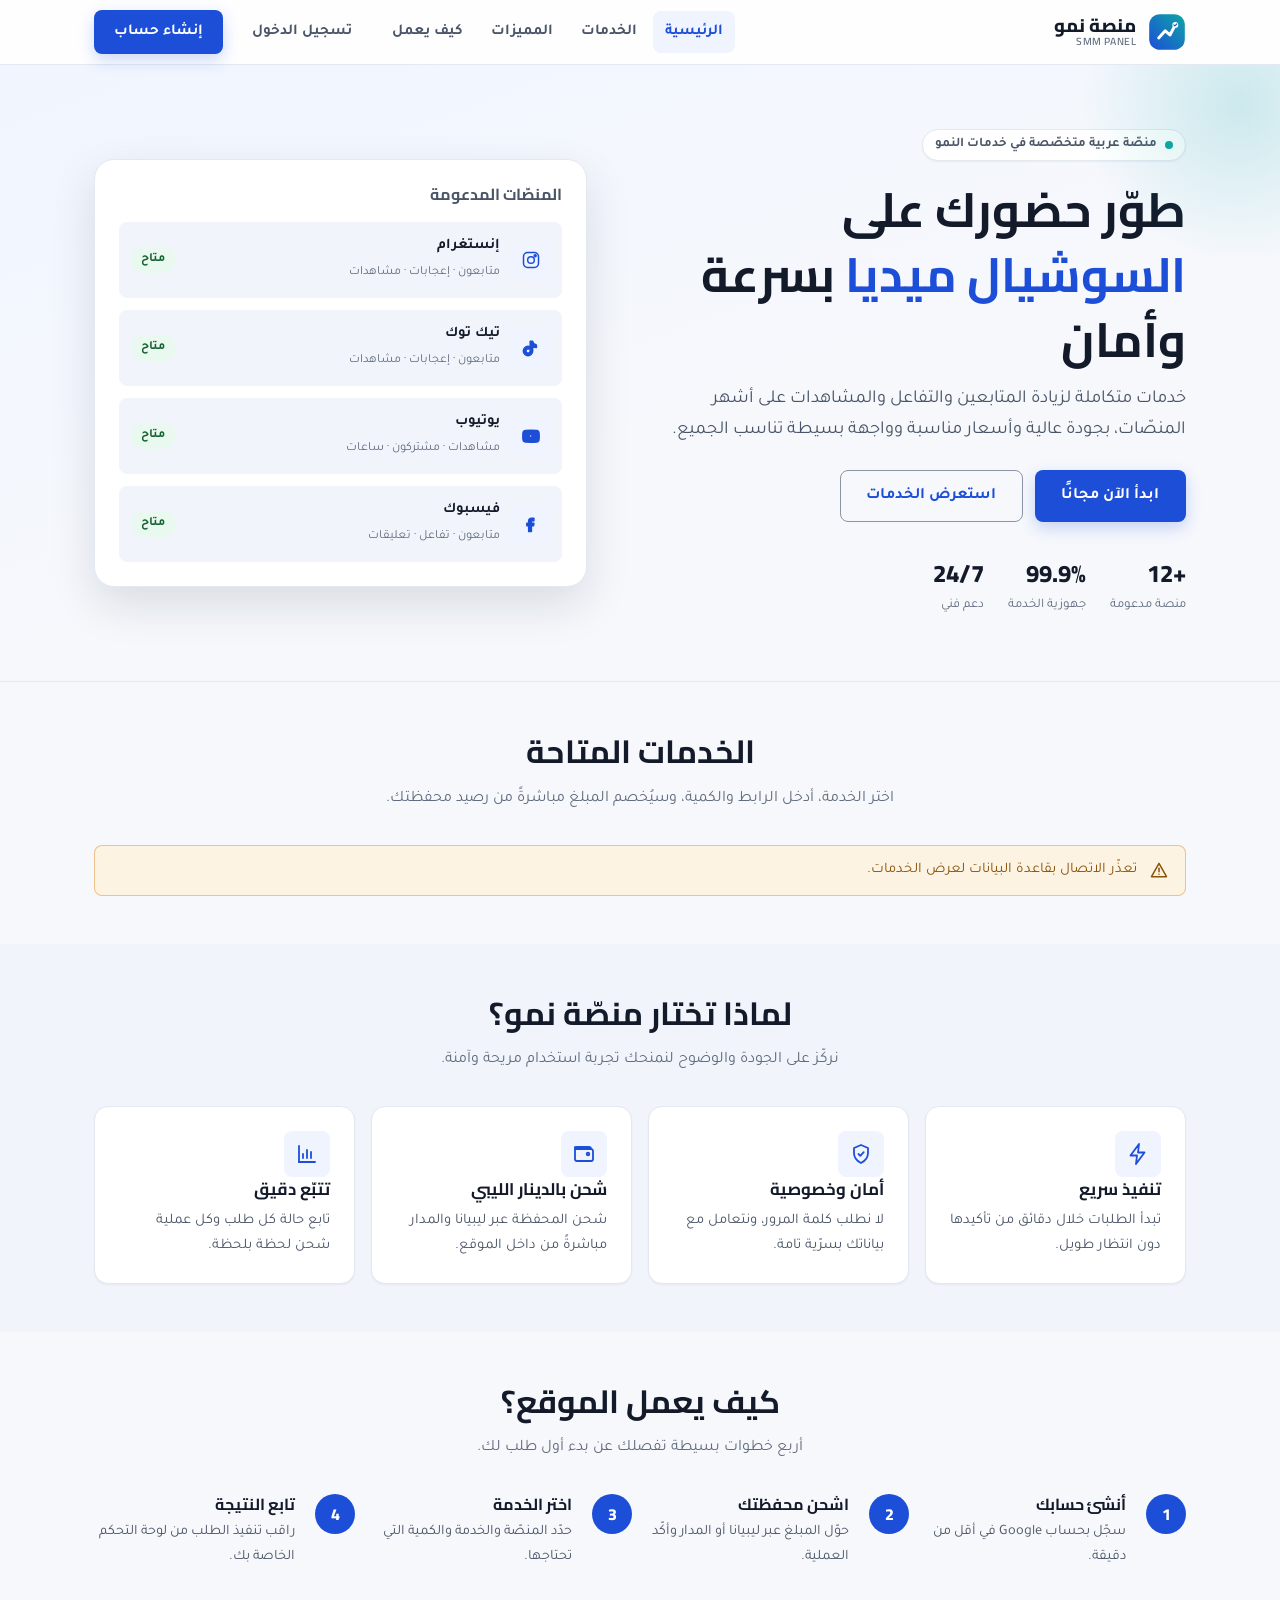
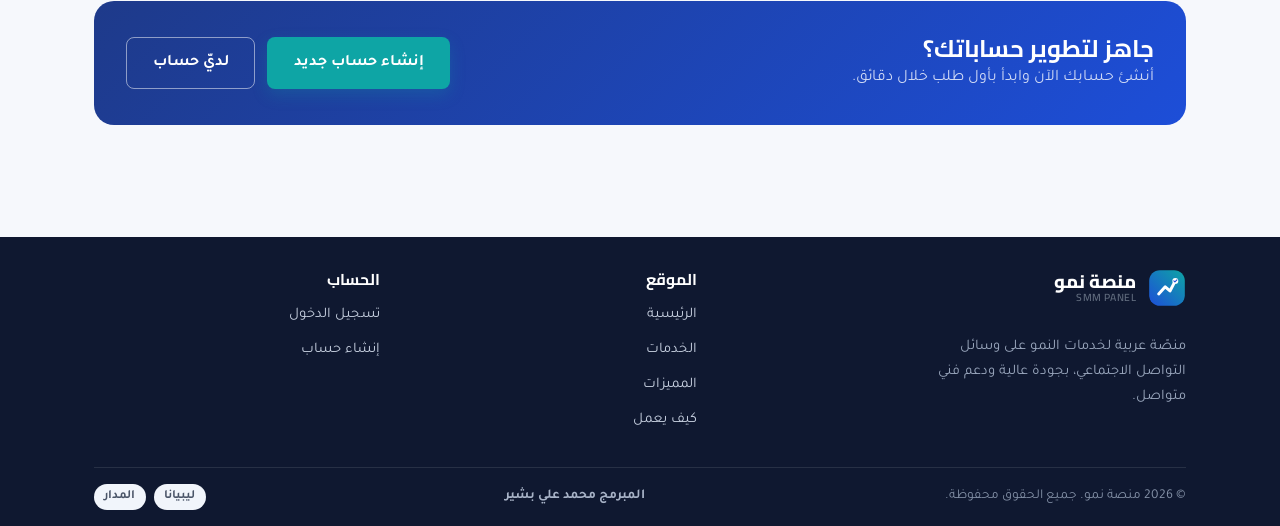
<file: index.html>
<!DOCTYPE html>
<html lang="ar" dir="rtl" data-theme="light">
  <head>
    <meta charset="UTF-8" />
    <meta name="viewport" content="width=device-width, initial-scale=1" />
    <meta
      name="description"
      content="منصة نمو — لوحة خدمات احترافية لزيادة التفاعل والمتابعين على إنستغرام وتيك توك وفيسبوك ويوتيوب."
    />
    <title>منصة نمو — خدمات السوشيال ميديا</title>

    <link rel="icon" href="assets/favicon.svg" type="image/svg+xml" />
    <link rel="preconnect" href="https://fonts.googleapis.com" />
    <link rel="preconnect" href="https://fonts.gstatic.com" crossorigin />
    <link
      href="https://fonts.googleapis.com/css2?family=Cairo:wght@600;700;800&family=Tajawal:wght@400;500;700;800&display=swap"
      rel="stylesheet"
    />
    <link rel="stylesheet" href="css/base.css" />
    <link rel="stylesheet" href="css/layout.css" />
    <link rel="stylesheet" href="css/components.css" />
    <link rel="stylesheet" href="css/pages.css" />

    <script>
      (function () {
        try {
          var t = localStorage.getItem("numuw-theme");
          if (t) document.documentElement.setAttribute("data-theme", t);
        } catch (e) {}
      })();
    </script>
    <script src="js/icons.js" defer></script>
    <script src="js/ui.js" defer></script>
    <script src="js/main.js" defer></script>
    <script src="js/config.js" defer></script>
    <script src="js/supabase-client.js" defer></script>
    <script src="js/auth-session.js" defer></script>
    <script src="js/services.js" defer></script>
  </head>
  <body>
    <a class="skip-link" href="#main">تخطَّ إلى المحتوى الرئيسي</a>

    <noscript>
      <style>
        [data-icon] {
          display: none;
        }

        [data-reveal] {
          opacity: 1;
          transform: none;
        }
      </style>
      <div class="container" style="padding-top: 1rem">
        <div class="alert alert--warning" role="alert">
          <span class="visually-hidden">تنبيه:</span>
          <div>
            <p class="alert__title">JavaScript غير مفعّل</p>
            <p>فعّل جافاسكربت من إعدادات المتصفح لعرض المحتوى الكامل.</p>
          </div>
        </div>
      </div>
    </noscript>

    <!-- ================= الهيدر ================= -->
    <header class="site-header">
      <div class="container site-header__inner">
        <a class="brand" href="index.html">
          <img
            class="brand__logo"
            src="assets/logo.svg"
            alt=""
            width="38"
            height="38"
          />
          <span class="brand__name">
            منصة نمو
            <small>SMM PANEL</small>
          </span>
        </a>

        <button
          class="nav-toggle"
          type="button"
          aria-expanded="false"
          aria-controls="primary-nav"
          aria-label="فتح القائمة"
        >
          <span class="nav-toggle__bars"></span>
        </button>

        <nav class="nav" id="primary-nav" aria-label="التنقل الرئيسي">
          <ul class="nav__links">
            <li><a class="nav__link" href="index.html">الرئيسية</a></li>
            <li><a class="nav__link" href="#services">الخدمات</a></li>
            <li><a class="nav__link" href="#features">المميزات</a></li>
            <li><a class="nav__link" href="#how">كيف يعمل</a></li>
            <li data-auth-only hidden><a class="nav__link" href="wallet.html">المحفظة</a></li>
          </ul>
          <div class="nav__actions">
            <a class="btn btn--ghost" href="login.html">تسجيل الدخول</a>
            <a class="btn btn--primary" href="register.html">إنشاء حساب</a>
          </div>
        </nav>
      </div>
    </header>

    <main id="main" tabindex="-1">
      <!-- ================= الهيرو ================= -->
      <section class="hero">
        <div class="container hero__inner">
          <div class="hero__content">
            <span class="hero__eyebrow">
              <span class="dot"></span>
              منصّة عربية متخصّصة في خدمات النمو
            </span>
            <h1>
              طوّر حضورك على
              <span class="highlight">السوشيال ميديا</span>
              بسرعة وأمان
            </h1>
            <p class="hero__lead">
              خدمات متكاملة لزيادة المتابعين والتفاعل والمشاهدات على أشهر
              المنصّات، بجودة عالية وأسعار مناسبة وواجهة بسيطة تناسب الجميع.
            </p>
            <div class="hero__actions">
              <a
                class="btn btn--primary btn--lg"
                href="register.html"
                data-guest-only
              >
                ابدأ الآن مجانًا
              </a>
              <a
                class="btn btn--primary btn--lg"
                href="wallet.html"
                data-auth-only
                hidden
              >
                الذهاب إلى المحفظة
              </a>
              <a class="btn btn--outline btn--lg" href="#services">
                استعرض الخدمات
              </a>
            </div>

            <div class="hero__stats">
              <div class="stat">
                <span class="stat__value">+12</span>
                <span class="stat__label">منصة مدعومة</span>
              </div>
              <div class="stat">
                <span class="stat__value">99.9%</span>
                <span class="stat__label">جهوزية الخدمة</span>
              </div>
              <div class="stat">
                <span class="stat__value">24/7</span>
                <span class="stat__label">دعم فني</span>
              </div>
            </div>
          </div>

          <aside class="hero__panel" aria-label="المنصات المدعومة">
            <h2>المنصّات المدعومة</h2>
            <div class="platform-list">
              <div class="platform-row">
                <span class="icon-badge" data-icon="instagram"></span>
                <span class="platform-row__meta">
                  <strong>إنستغرام</strong>
                  <span>متابعون · إعجابات · مشاهدات</span>
                </span>
                <span class="badge badge--success">متاح</span>
              </div>
              <div class="platform-row">
                <span class="icon-badge" data-icon="tiktok"></span>
                <span class="platform-row__meta">
                  <strong>تيك توك</strong>
                  <span>متابعون · إعجابات · مشاهدات</span>
                </span>
                <span class="badge badge--success">متاح</span>
              </div>
              <div class="platform-row">
                <span class="icon-badge" data-icon="youtube"></span>
                <span class="platform-row__meta">
                  <strong>يوتيوب</strong>
                  <span>مشاهدات · مشتركون · ساعات</span>
                </span>
                <span class="badge badge--success">متاح</span>
              </div>
              <div class="platform-row">
                <span class="icon-badge" data-icon="facebook"></span>
                <span class="platform-row__meta">
                  <strong>فيسبوك</strong>
                  <span>متابعون · تفاعل · تعليقات</span>
                </span>
                <span class="badge badge--success">متاح</span>
              </div>
            </div>
          </aside>
        </div>
      </section>

      <!-- ================= الخدمات ================= -->
      <section class="section" id="services">
        <div class="container">
          <div class="section__head">
            <h2>الخدمات المتاحة</h2>
            <p>
              اختر الخدمة، أدخل الرابط والكمية، وسيُخصم المبلغ مباشرةً من رصيد
              محفظتك.
            </p>
          </div>

          <div id="services-status" class="alert alert--info" role="note">
            <span data-icon="info" data-icon-size="20"></span>
            <div><p>جارٍ تحميل الخدمات…</p></div>
          </div>

          <div class="feature-grid" id="services-list"></div>

          <div class="empty-state" id="services-empty" hidden>
            <p>لا توجد خدمات متاحة حاليًا. يرجى المحاولة لاحقًا.</p>
          </div>

          <div class="card mt-6" id="order-card" hidden>
            <div class="card__head">
              <h2 class="card__title">
                <span data-icon="bolt" data-icon-size="20"></span>
                طلب خدمة
              </h2>
            </div>

            <div class="alert alert--warning" id="order-auth-note" role="note" hidden>
              <span data-icon="alert" data-icon-size="20"></span>
              <div>
                <p class="alert__title">تحتاج إلى تسجيل الدخول</p>
                <p>
                  سجّل الدخول أو أنشئ حسابًا لتتمكّن من إرسال الطلبات وخصم
                  التكلفة من محفظتك.
                </p>
                <p class="mt-4">
                  <a class="btn btn--primary btn--sm" href="login.html">تسجيل الدخول</a>
                  <a class="btn btn--outline btn--sm" href="register.html">إنشاء حساب</a>
                </p>
              </div>
            </div>

            <form class="form" id="order-form" novalidate>
              <div class="field">
                <label class="field__label" for="order-service">الخدمة</label>
                <select class="select" id="order-service" required></select>
                <p class="field__error" aria-live="polite"></p>
              </div>

              <div class="field">
                <label class="field__label" for="order-target">
                  الرابط أو معرّف الحساب
                </label>
                <input
                  class="input"
                  id="order-target"
                  name="target"
                  type="text"
                  dir="ltr"
                  placeholder="https://..."
                  required
                />
                <p class="field__hint">
                  أدخل رابط المنشور أو الحساب، أو اسم المستخدم المطلوب.
                </p>
                <p class="field__error" aria-live="polite"></p>
              </div>

              <div class="field">
                <label class="field__label" for="order-quantity">الكمية</label>
                <input
                  class="input"
                  id="order-quantity"
                  name="quantity"
                  type="number"
                  min="1"
                  step="1"
                  inputmode="numeric"
                  dir="ltr"
                  required
                />
                <p class="field__hint" id="order-quantity-hint">
                  اختر خدمة لعرض الحد الأدنى والأقصى للكمية.
                </p>
                <p class="field__error" aria-live="polite"></p>
              </div>

              <div class="info-list">
                <div class="info-list__row">
                  <span class="info-list__label">التكلفة التقديرية</span>
                  <span class="info-list__value" id="order-charge">—</span>
                </div>
                <div class="info-list__row">
                  <span class="info-list__label">رصيد محفظتك</span>
                  <span class="info-list__value" id="order-balance">—</span>
                </div>
              </div>

              <button
                class="btn btn--primary btn--block btn--lg"
                type="submit"
              >
                إرسال الطلب
              </button>
            </form>
          </div>
        </div>
      </section>

      <!-- ================= المميزات ================= -->
      <section class="section section--alt" id="features">
        <div class="container">
          <div class="section__head">
            <h2>لماذا تختار منصّة نمو؟</h2>
            <p>نركّز على الجودة والوضوح لنمنحك تجربة استخدام مريحة وآمنة.</p>
          </div>

          <div class="feature-grid">
            <article class="card feature" data-reveal>
              <span class="icon-badge" data-icon="bolt"></span>
              <h3>تنفيذ سريع</h3>
              <p>تبدأ الطلبات خلال دقائق من تأكيدها دون انتظار طويل.</p>
            </article>
            <article class="card feature" data-reveal>
              <span class="icon-badge" data-icon="shield"></span>
              <h3>أمان وخصوصية</h3>
              <p>لا نطلب كلمة المرور، ونتعامل مع بياناتك بسرّية تامة.</p>
            </article>
            <article class="card feature" data-reveal>
              <span class="icon-badge" data-icon="wallet"></span>
              <h3>شحن بالدينار الليبي</h3>
              <p>شحن المحفظة عبر ليبيانا والمدار مباشرةً من داخل الموقع.</p>
            </article>
            <article class="card feature" data-reveal>
              <span class="icon-badge" data-icon="chart"></span>
              <h3>تتبّع دقيق</h3>
              <p>تابع حالة كل طلب وكل عملية شحن لحظة بلحظة.</p>
            </article>
          </div>
        </div>
      </section>

      <!-- ================= كيف يعمل ================= -->
      <section class="section" id="how">
        <div class="container">
          <div class="section__head">
            <h2>كيف يعمل الموقع؟</h2>
            <p>أربع خطوات بسيطة تفصلك عن بدء أول طلب لك.</p>
          </div>

          <div class="steps">
            <article class="step" data-reveal>
              <h3>أنشئ حسابك</h3>
              <p>سجّل بحساب Google في أقل من دقيقة.</p>
            </article>
            <article class="step" data-reveal>
              <h3>اشحن محفظتك</h3>
              <p>حوّل المبلغ عبر ليبيانا أو المدار وأكّد العملية.</p>
            </article>
            <article class="step" data-reveal>
              <h3>اختر الخدمة</h3>
              <p>حدّد المنصّة والخدمة والكمية التي تحتاجها.</p>
            </article>
            <article class="step" data-reveal>
              <h3>تابع النتيجة</h3>
              <p>راقب تنفيذ الطلب من لوحة التحكم الخاصة بك.</p>
            </article>
          </div>

          <div class="cta-band mt-6" data-reveal data-guest-only>
            <div>
              <h2>جاهز لتطوير حساباتك؟</h2>
              <p>أنشئ حسابك الآن وابدأ بأول طلب خلال دقائق.</p>
            </div>
            <div class="hero__actions">
              <a class="btn btn--accent btn--lg" href="register.html">
                إنشاء حساب جديد
              </a>
              <a class="btn btn--outline btn--lg" href="login.html">
                لديّ حساب
              </a>
            </div>
          </div>
        </div>
      </section>
    </main>

    <!-- ================= الفوتر ================= -->
    <footer class="site-footer">
      <div class="container">
        <div class="footer__grid">
          <div class="footer__brand">
            <a class="brand" href="index.html">
              <img
                class="brand__logo"
                src="assets/logo.svg"
                alt=""
                width="38"
                height="38"
              />
              <span class="brand__name">
                منصة نمو
                <small>SMM PANEL</small>
              </span>
            </a>
            <p class="mt-4">
              منصّة عربية لخدمات النمو على وسائل التواصل الاجتماعي، بجودة عالية
              ودعم فني متواصل.
            </p>
          </div>

          <div class="footer__col">
            <h2>الموقع</h2>
            <ul>
              <li><a href="index.html">الرئيسية</a></li>
              <li><a href="index.html#services">الخدمات</a></li>
              <li><a href="index.html#features">المميزات</a></li>
              <li><a href="index.html#how">كيف يعمل</a></li>
            </ul>
          </div>

          <div class="footer__col">
            <h2>الحساب</h2>
            <ul>
              <li data-guest-only><a href="login.html">تسجيل الدخول</a></li>
              <li data-guest-only><a href="register.html">إنشاء حساب</a></li>
              <li data-auth-only hidden><a href="wallet.html">المحفظة</a></li>
              <li data-auth-only hidden><a href="settings.html">الإعدادات</a></li>
            </ul>
          </div>
        </div>

        <div class="footer__bottom">
          <span>© <span data-year>2026</span> منصة نمو. جميع الحقوق محفوظة.</span>
          <span class="footer__credit">المبرمج محمد علي بشير</span>
          <div class="footer__badges">
            <span class="badge badge--muted">ليبيانا</span>
            <span class="badge badge--muted">المدار</span>
          </div>
        </div>
      </div>
    </footer>
  </body>
</html>
</file>
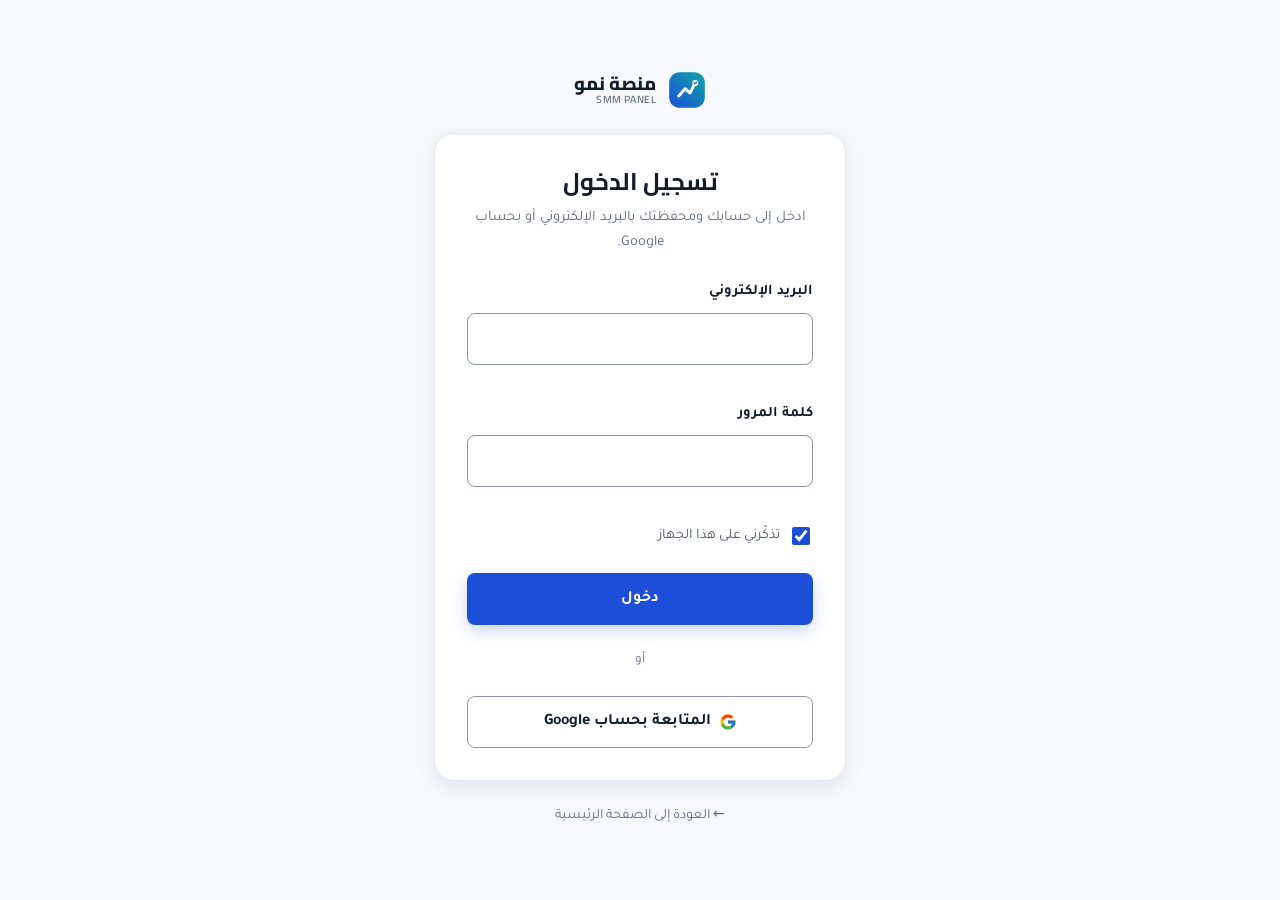
<file: admin/index.html>
<!DOCTYPE html>
<html lang="ar" dir="rtl" data-theme="dark">
  <head>
    <meta charset="UTF-8" />
    <meta name="viewport" content="width=device-width, initial-scale=1" />
    <meta name="description" content="لوحة إدارة منصة نمو — نظرة عامة." />
    <title>نظرة عامة — إدارة منصة نمو</title>

    <link rel="icon" href="../assets/favicon.svg" type="image/svg+xml" />
    <link rel="preconnect" href="https://fonts.googleapis.com" />
    <link rel="preconnect" href="https://fonts.gstatic.com" crossorigin />
    <link
      href="https://fonts.googleapis.com/css2?family=Cairo:wght@600;700;800&family=Tajawal:wght@400;500;700;800&display=swap"
      rel="stylesheet"
    />
    <link rel="stylesheet" href="../css/base.css" />
    <link rel="stylesheet" href="../css/layout.css" />
    <link rel="stylesheet" href="../css/components.css" />
    <link rel="stylesheet" href="../css/pages.css" />
    <link rel="stylesheet" href="admin.css" />

    <script>
      (function () {
        try {
          var t = localStorage.getItem("numuw-admin-theme");
          document.documentElement.setAttribute("data-theme", t === "light" ? "light" : "dark");
        } catch (e) {
          document.documentElement.setAttribute("data-theme", "dark");
        }
      })();
    </script>
    <script src="../js/icons.js" defer></script>
    <script src="../js/ui.js" defer></script>
    <script src="../js/main.js" defer></script>
    <script src="../js/config.js" defer></script>
    <script src="../js/supabase-client.js" defer></script>
    <script src="../js/auth-session.js" defer></script>
    <script src="../js/validation.js" defer></script>
    <script src="admin.js" defer></script>
  </head>
  <body data-page="dashboard">
    <a class="skip-link" href="#main">تخطَّ إلى المحتوى الرئيسي</a>

    <div class="admin__layout">
      <aside class="admin__side" id="admin-side"></aside>

      <div class="admin__main">
        <header class="admin__top" id="admin-top"></header>

        <main id="main" tabindex="-1" class="admin__content">
          <section class="admin__stats">
            <div class="admin-stat">
              <div class="admin-stat__label">المستخدمون</div>
              <div class="admin-stat__value" id="stat-users">—</div>
            </div>
            <div class="admin-stat">
              <div class="admin-stat__label">المزوّدون</div>
              <div class="admin-stat__value" id="stat-providers">—</div>
            </div>
            <div class="admin-stat">
              <div class="admin-stat__label">الخدمات</div>
              <div class="admin-stat__value" id="stat-services">—</div>
            </div>
            <div class="admin-stat">
              <div class="admin-stat__label">الطلبات</div>
              <div class="admin-stat__value" id="stat-orders">—</div>
            </div>
            <div class="admin-stat">
              <div class="admin-stat__label">استلامات معلّقة</div>
              <div class="admin-stat__value" id="stat-recharges">—</div>
            </div>
          </section>

          <section class="card card--padless">
            <div class="card__head">
              <h2 class="card__title">
                <span data-icon="bolt" data-icon-size="20"></span>
                أحدث الطلبات
              </h2>
            </div>
            <span class="table-hint">اسحب الجدول أفقيًا لعرض بقية الأعمدة.</span>
            <div class="table-wrap">
              <table class="table">
                <thead>
                  <tr>
                    <th scope="col">#</th>
                    <th scope="col">المستخدم</th>
                    <th scope="col">الكمية</th>
                    <th scope="col">التكلفة</th>
                    <th scope="col">الحالة</th>
                  </tr>
                </thead>
                <tbody id="recent-orders-body"></tbody>
              </table>
            </div>
          </section>
        </main>
      </div>
    </div>
  </body>
</html>
</file>
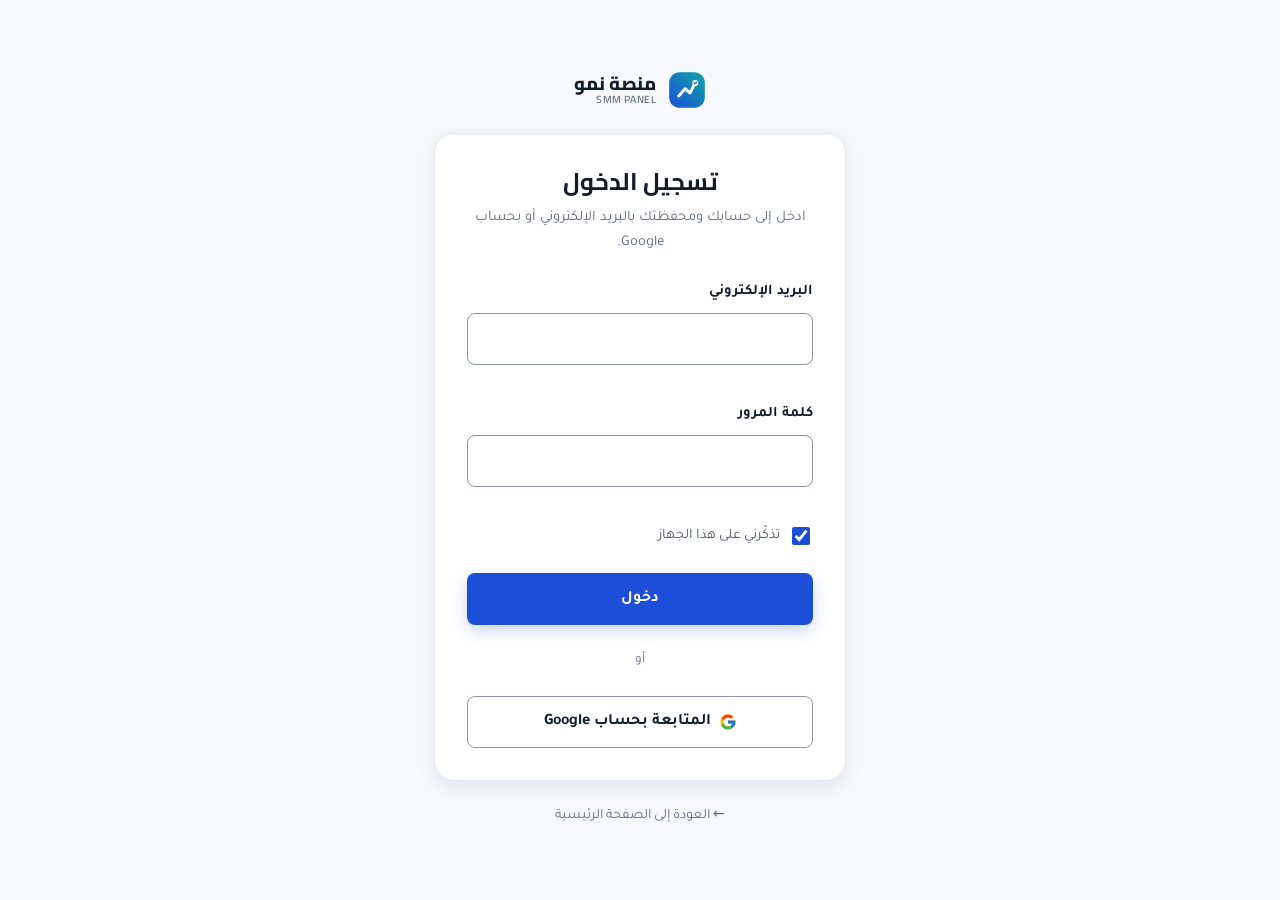
<file: login.html>
<!DOCTYPE html>
<html lang="ar" dir="rtl" data-theme="light">
  <head>
    <meta charset="UTF-8" />
    <meta name="viewport" content="width=device-width, initial-scale=1" />
    <meta name="description" content="تسجيل الدخول إلى منصة نمو لخدمات السوشيال ميديا." />
    <title>تسجيل الدخول — منصة نمو</title>

    <link rel="icon" href="assets/favicon.svg" type="image/svg+xml" />
    <link rel="preconnect" href="https://fonts.googleapis.com" />
    <link rel="preconnect" href="https://fonts.gstatic.com" crossorigin />
    <link
      href="https://fonts.googleapis.com/css2?family=Cairo:wght@600;700;800&family=Tajawal:wght@400;500;700;800&display=swap"
      rel="stylesheet"
    />
    <link rel="stylesheet" href="css/base.css" />
    <link rel="stylesheet" href="css/layout.css" />
    <link rel="stylesheet" href="css/components.css" />
    <link rel="stylesheet" href="css/pages.css" />

    <script>
      (function () {
        try {
          var t = localStorage.getItem("numuw-theme");
          if (t) document.documentElement.setAttribute("data-theme", t);
        } catch (e) {}
      })();
    </script>
    <script src="js/icons.js" defer></script>
    <script src="js/ui.js" defer></script>
    <script src="js/main.js" defer></script>
    <script src="js/config.js" defer></script>
    <script src="js/supabase-client.js" defer></script>
    <script src="js/auth-session.js" defer></script>
    <script src="js/validation.js" defer></script>
    <script src="js/auth.js" defer></script>
  </head>
  <body>
    <main class="auth">
      <div class="container auth__wrap">
        <noscript>
          <style>
            [data-icon] {
              display: none;
            }
          </style>
          <div class="alert alert--warning mb-5" role="alert">
            <span class="visually-hidden">تنبيه:</span>
            <div>
              <p class="alert__title">JavaScript غير مفعّل</p>
              <p>فعّل جافاسكربت للمتابعة عبر حساب Google.</p>
            </div>
          </div>
        </noscript>
        <div class="auth__logo">
          <a class="brand" href="index.html">
            <img
              class="brand__logo"
              src="assets/logo.svg"
              alt=""
              width="42"
              height="42"
            />
            <span class="brand__name">
              منصة نمو
              <small>SMM PANEL</small>
            </span>
          </a>
        </div>

        <div class="auth__card">
          <div class="auth__head">
            <h1>تسجيل الدخول</h1>
            <p>ادخل إلى حسابك ومحفظتك بالبريد الإلكتروني أو بحساب Google.</p>
          </div>

          <form class="form" id="email-login" novalidate>
            <div class="field">
              <label class="field__label" for="login-email">البريد الإلكتروني</label>
              <input
                class="input"
                id="login-email"
                name="email"
                type="email"
                inputmode="email"
                autocomplete="email"
                dir="ltr"
                required
              />
              <p class="field__error"></p>
            </div>
            <div class="field">
              <label class="field__label" for="login-password">كلمة المرور</label>
              <input
                class="input"
                id="login-password"
                name="password"
                type="password"
                autocomplete="current-password"
                required
              />
              <p class="field__error"></p>
            </div>
            <div class="form__check">
              <label class="checkbox">
                <input type="checkbox" id="remember-me" checked />
                <span>تذكّرني على هذا الجهاز</span>
              </label>
            </div>

            <button class="btn btn--primary btn--block btn--lg" type="submit">
              دخول
            </button>
          </form>

          <p class="auth__divider">أو</p>

          <button
            class="btn btn--google btn--block btn--lg"
            id="google-login"
            type="button"
          >
            <svg viewBox="0 0 48 48" aria-hidden="true">
              <path
                fill="#FFC107"
                d="M43.611 20.083H42V20H24v8h11.303c-1.649 4.657-6.08 8-11.303 8-6.627 0-12-5.373-12-12s5.373-12 12-12c3.059 0 5.842 1.154 7.961 3.039l5.657-5.657C34.046 6.053 29.268 4 24 4 12.955 4 4 12.955 4 24s8.955 20 20 20 20-8.955 20-20c0-1.341-.138-2.65-.389-3.917z"
              />
              <path
                fill="#FF3D00"
                d="M6.306 14.691l6.571 4.819C14.655 15.108 18.961 12 24 12c3.059 0 5.842 1.154 7.961 3.039l5.657-5.657C34.046 6.053 29.268 4 24 4 16.318 4 9.656 8.337 6.306 14.691z"
              />
              <path
                fill="#4CAF50"
                d="M24 44c5.166 0 9.86-1.977 13.409-5.192l-6.19-5.238C29.211 35.091 26.715 36 24 36c-5.202 0-9.619-3.317-11.283-7.946l-6.522 5.025C9.505 39.556 16.227 44 24 44z"
              />
              <path
                fill="#1976D2"
                d="M43.611 20.083H42V20H24v8h11.303c-.792 2.237-2.231 4.166-4.087 5.571l6.19 5.238C36.971 39.205 44 34 44 24c0-1.341-.138-2.65-.389-3.917z"
              />
            </svg>
            المتابعة بحساب Google
          </button>
        </div>

        <a class="auth__back" href="index.html">← العودة إلى الصفحة الرئيسية</a>
      </div>
    </main>
  </body>
</html>
</file>
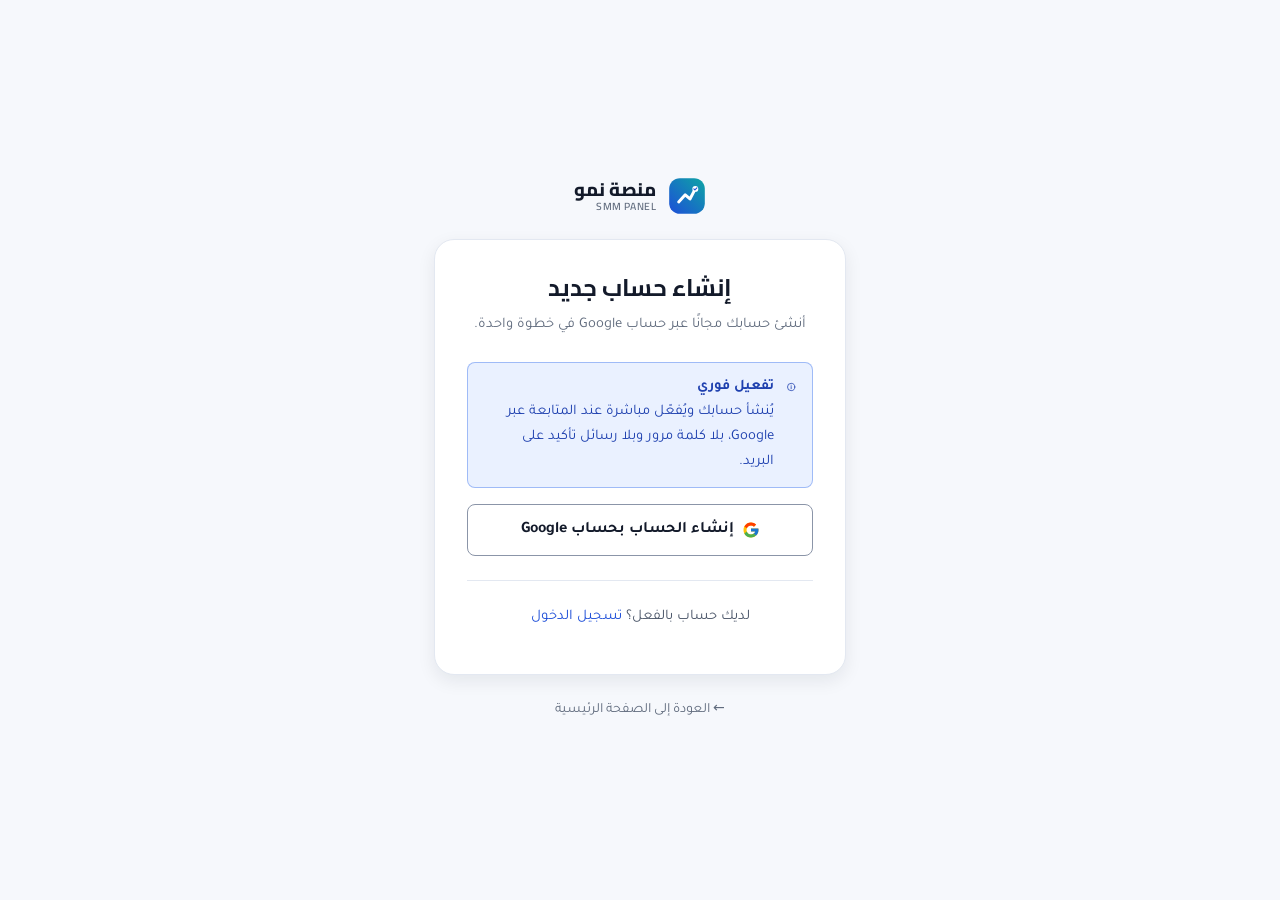
<file: register.html>
<!DOCTYPE html>
<html lang="ar" dir="rtl" data-theme="light">
  <head>
    <meta charset="UTF-8" />
    <meta name="viewport" content="width=device-width, initial-scale=1" />
    <meta name="description" content="إنشاء حساب جديد على منصة نمو لخدمات السوشيال ميديا." />
    <title>إنشاء حساب — منصة نمو</title>

    <link rel="icon" href="assets/favicon.svg" type="image/svg+xml" />
    <link rel="preconnect" href="https://fonts.googleapis.com" />
    <link rel="preconnect" href="https://fonts.gstatic.com" crossorigin />
    <link
      href="https://fonts.googleapis.com/css2?family=Cairo:wght@600;700;800&family=Tajawal:wght@400;500;700;800&display=swap"
      rel="stylesheet"
    />
    <link rel="stylesheet" href="css/base.css" />
    <link rel="stylesheet" href="css/layout.css" />
    <link rel="stylesheet" href="css/components.css" />
    <link rel="stylesheet" href="css/pages.css" />

    <script>
      (function () {
        try {
          var t = localStorage.getItem("numuw-theme");
          if (t) document.documentElement.setAttribute("data-theme", t);
        } catch (e) {}
      })();
    </script>
    <script src="js/icons.js" defer></script>
    <script src="js/ui.js" defer></script>
    <script src="js/main.js" defer></script>
    <script src="js/config.js" defer></script>
    <script src="js/supabase-client.js" defer></script>
    <script src="js/auth-session.js" defer></script>
    <script src="js/auth.js" defer></script>
  </head>
  <body>
    <main class="auth">
      <div class="container auth__wrap">
        <noscript>
          <style>
            [data-icon] {
              display: none;
            }
          </style>
          <div class="alert alert--warning mb-5" role="alert">
            <span class="visually-hidden">تنبيه:</span>
            <div>
              <p class="alert__title">JavaScript غير مفعّل</p>
              <p>فعّل جافاسكربت لإنشاء الحساب عبر حساب Google.</p>
            </div>
          </div>
        </noscript>
        <div class="auth__logo">
          <a class="brand" href="index.html">
            <img
              class="brand__logo"
              src="assets/logo.svg"
              alt=""
              width="42"
              height="42"
            />
            <span class="brand__name">
              منصة نمو
              <small>SMM PANEL</small>
            </span>
          </a>
        </div>

        <div class="auth__card">
          <div class="auth__head">
            <h1>إنشاء حساب جديد</h1>
            <p>أنشئ حسابك مجانًا عبر حساب Google في خطوة واحدة.</p>
          </div>

          <div class="alert alert--info" role="note">
            <span data-icon="info" data-icon-size="20"></span>
            <div>
              <p class="alert__title">تفعيل فوري</p>
              <p>
                يُنشأ حسابك ويُفعّل مباشرة عند المتابعة عبر Google، بلا كلمة مرور
                وبلا رسائل تأكيد على البريد.
              </p>
            </div>
          </div>

          <button
            class="btn btn--google btn--block btn--lg mt-4"
            id="google-register"
            type="button"
          >
            <svg viewBox="0 0 48 48" aria-hidden="true">
              <path
                fill="#FFC107"
                d="M43.611 20.083H42V20H24v8h11.303c-1.649 4.657-6.08 8-11.303 8-6.627 0-12-5.373-12-12s5.373-12 12-12c3.059 0 5.842 1.154 7.961 3.039l5.657-5.657C34.046 6.053 29.268 4 24 4 12.955 4 4 12.955 4 24s8.955 20 20 20 20-8.955 20-20c0-1.341-.138-2.65-.389-3.917z"
              />
              <path
                fill="#FF3D00"
                d="M6.306 14.691l6.571 4.819C14.655 15.108 18.961 12 24 12c3.059 0 5.842 1.154 7.961 3.039l5.657-5.657C34.046 6.053 29.268 4 24 4 16.318 4 9.656 8.337 6.306 14.691z"
              />
              <path
                fill="#4CAF50"
                d="M24 44c5.166 0 9.86-1.977 13.409-5.192l-6.19-5.238C29.211 35.091 26.715 36 24 36c-5.202 0-9.619-3.317-11.283-7.946l-6.522 5.025C9.505 39.556 16.227 44 24 44z"
              />
              <path
                fill="#1976D2"
                d="M43.611 20.083H42V20H24v8h11.303c-.792 2.237-2.231 4.166-4.087 5.571l6.19 5.238C36.971 39.205 44 34 44 24c0-1.341-.138-2.65-.389-3.917z"
              />
            </svg>
            إنشاء الحساب بحساب Google
          </button>

          <p class="auth__foot">
            لديك حساب بالفعل؟
            <a href="login.html">تسجيل الدخول</a>
          </p>
        </div>

        <a class="auth__back" href="index.html">← العودة إلى الصفحة الرئيسية</a>
      </div>
    </main>
  </body>
</html>
</file>
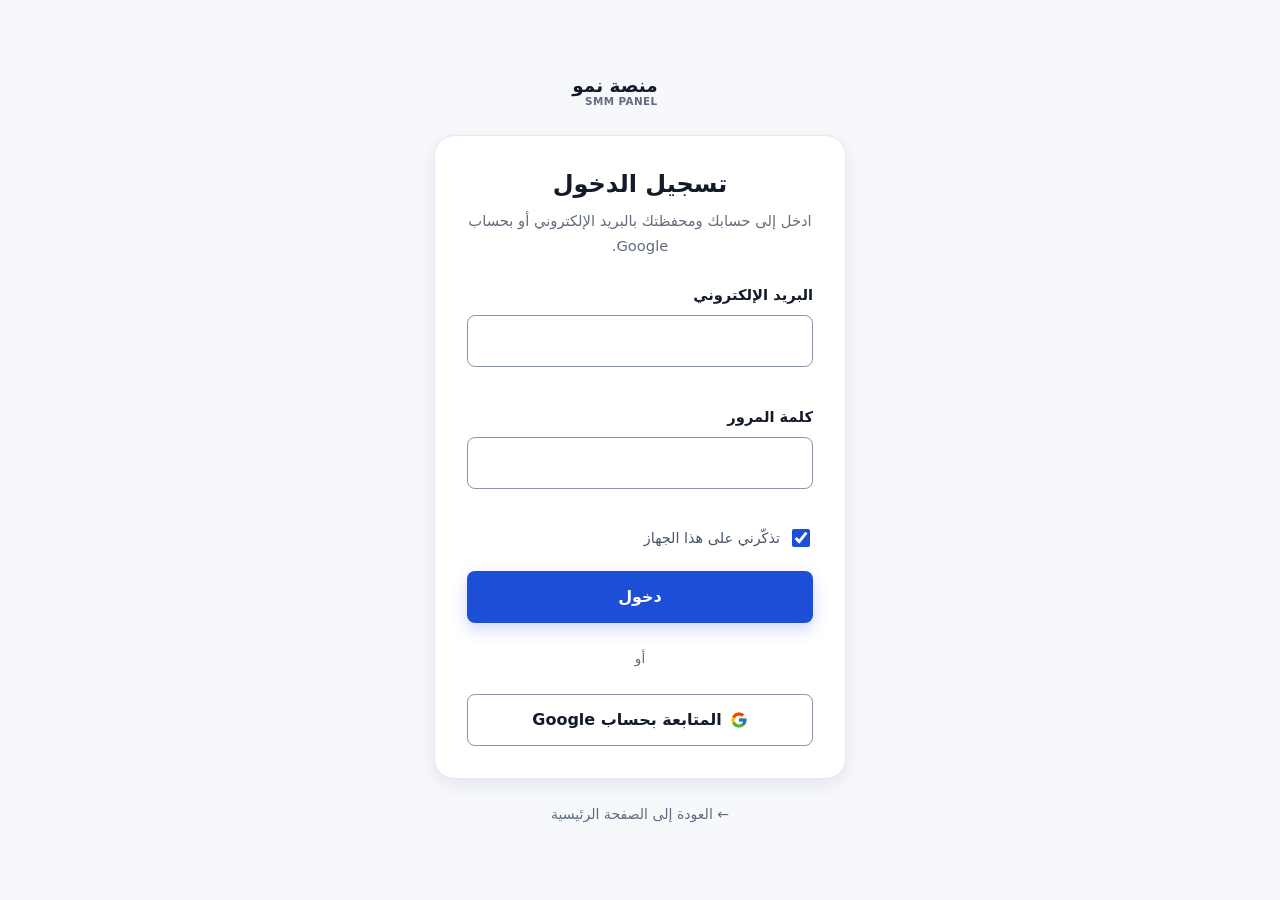
<file: settings.html>
<!DOCTYPE html>
<html lang="ar" dir="rtl" data-theme="light">
  <head>
    <meta charset="UTF-8" />
    <meta name="viewport" content="width=device-width, initial-scale=1" />
    <meta
      name="description"
      content="إعدادات حسابك في منصة نمو — معلومات الحساب وإعدادات الواجهة."
    />
    <title>الإعدادات — منصة نمو</title>

    <link rel="icon" href="assets/favicon.svg" type="image/svg+xml" />
    <link rel="preconnect" href="https://fonts.googleapis.com" />
    <link rel="preconnect" href="https://fonts.gstatic.com" crossorigin />
    <link
      href="https://fonts.googleapis.com/css2?family=Cairo:wght@600;700;800&family=Tajawal:wght@400;500;700;800&display=swap"
      rel="stylesheet"
    />
    <link rel="stylesheet" href="css/base.css" />
    <link rel="stylesheet" href="css/layout.css" />
    <link rel="stylesheet" href="css/components.css" />
    <link rel="stylesheet" href="css/pages.css" />

    <script>
      (function () {
        try {
          var t = localStorage.getItem("numuw-theme");
          if (t) document.documentElement.setAttribute("data-theme", t);
        } catch (e) {}
      })();
    </script>
    <script src="js/icons.js" defer></script>
    <script src="js/ui.js" defer></script>
    <script src="js/main.js" defer></script>
    <script src="js/config.js" defer></script>
    <script src="js/supabase-client.js" defer></script>
    <script src="js/auth-session.js" defer></script>
    <script src="js/settings.js" defer></script>
  </head>
  <body>
    <a class="skip-link" href="#main">تخطَّ إلى المحتوى الرئيسي</a>

    <noscript>
      <style>
        [data-icon] {
          display: none;
        }
      </style>
      <div class="container" style="padding-top: 1rem">
        <div class="alert alert--warning" role="alert">
          <span class="visually-hidden">تنبيه:</span>
          <div>
            <p class="alert__title">JavaScript غير مفعّل</p>
            <p>بعض أزرار الإعدادات تحتاج جافاسكربت للعمل.</p>
          </div>
        </div>
      </div>
    </noscript>

    <!-- ================= الهيدر ================= -->
    <header class="site-header">
      <div class="container site-header__inner">
        <a class="brand" href="index.html">
          <img
            class="brand__logo"
            src="assets/logo.svg"
            alt=""
            width="38"
            height="38"
          />
          <span class="brand__name">
            منصة نمو
            <small>SMM PANEL</small>
          </span>
        </a>

        <button
          class="nav-toggle"
          type="button"
          aria-expanded="false"
          aria-controls="primary-nav"
          aria-label="فتح القائمة"
        >
          <span class="nav-toggle__bars"></span>
        </button>

        <nav class="nav" id="primary-nav" aria-label="التنقل الرئيسي">
          <ul class="nav__links">
            <li><a class="nav__link" href="index.html">الرئيسية</a></li>
            <li><a class="nav__link" href="wallet.html">المحفظة</a></li>
            <li><a class="nav__link" href="settings.html">الإعدادات</a></li>
            <li><a class="nav__link" href="index.html#services">الخدمات</a></li>
            <li><a class="nav__link" href="index.html#how">كيف يعمل</a></li>
          </ul>
          <div class="nav__actions">
            <a class="btn btn--ghost" href="login.html">تسجيل الدخول</a>
            <a class="btn btn--primary" href="register.html">إنشاء حساب</a>
          </div>
        </nav>
      </div>
    </header>

    <main id="main" tabindex="-1" class="page">
      <div class="container">
        <div class="page-head">
          <h1>الإعدادات</h1>
          <p>أدر معلومات حسابك وتفضيلات الواجهة من مكان واحد.</p>
        </div>

        <div class="settings-layout">
          <!-- قائمة جانبية -->
          <nav class="settings-nav" aria-label="أقسام الإعدادات">
            <a href="#account">معلومات الحساب</a>
            <a href="#interface">إعدادات الواجهة</a>
          </nav>

          <div class="stack">
            <!-- ============ معلومات الحساب ============ -->
            <section class="card" id="account">
              <div class="card__head">
                <h2 class="card__title">
                  <span data-icon="user" data-icon-size="20"></span>
                  معلومات الحساب
                </h2>
              </div>

              <hr class="hr" />

              <form class="form" id="account-form" novalidate>
                <div class="field">
                  <label class="field__label" for="account-name">
                    الاسم الكامل
                  </label>
                  <input
                    class="input"
                    id="account-name"
                    name="name"
                    type="text"
                    autocomplete="name"
                    value=""
                  />
                </div>

                <div class="field">
                  <label class="field__label" for="account-email">
                    البريد الإلكتروني
                  </label>
                  <input
                    class="input"
                    id="account-email"
                    name="email"
                    type="email"
                    inputmode="email"
                    autocomplete="email"
                    value=""
                    dir="ltr"
                    readonly
                  />
                  <p class="field__hint">
                    لا يمكن تغيير البريد الإلكتروني حاليًا.
                  </p>
                </div>

                <div class="info-list">
                  <div class="info-list__row">
                    <span class="info-list__label">معرّف الحساب</span>
                    <span class="info-list__value" id="account-uid" dir="ltr">—</span>
                  </div>
                  <div class="info-list__row">
                    <span class="info-list__label">تاريخ التسجيل</span>
                    <span class="info-list__value" id="account-created">—</span>
                  </div>
                  <div class="info-list__row">
                    <span class="info-list__label">حالة الحساب</span>
                    <span class="info-list__value" id="account-status">
                      <span class="badge badge--warning">جارٍ التحقق</span>
                    </span>
                  </div>
                </div>

                <button class="btn btn--primary" type="submit">
                  حفظ التغييرات
                </button>
              </form>
            </section>

            <!-- ============ الواجهة ============ -->
            <section class="card" id="interface">
              <div class="card__head">
                <h2 class="card__title">
                  <span data-icon="settings" data-icon-size="20"></span>
                  إعدادات الواجهة
                </h2>
              </div>

              <div class="setting-row">
                <div class="setting-row__text">
                  <strong>الوضع الداكن</strong>
                  <span>تبديل مظهر الموقع بين الفاتح والداكن.</span>
                </div>
                <label class="switch">
                  <input
                    type="checkbox"
                    id="theme-toggle"
                    aria-label="تفعيل الوضع الداكن"
                  />
                  <span class="switch__track"></span>
                </label>
              </div>

              <div class="setting-row">
                <div class="setting-row__text">
                  <strong>اللغة</strong>
                  <span>لغة الواجهة الحالية: العربية (RTL).</span>
                </div>
                <span class="badge badge--muted">العربية</span>
              </div>

              <div class="setting-row">
                <div class="setting-row__text">
                  <strong>تسجيل الخروج</strong>
                  <span>إنهاء الجلسة الحالية على هذا الجهاز.</span>
                </div>
                <button
                  class="btn btn--outline btn--sm"
                  type="button"
                  id="logout-btn"
                >
                  <span data-icon="logout" data-icon-size="16"></span>
                  خروج
                </button>
              </div>
            </section>

          </div>
        </div>
      </div>
    </main>

    <!-- ================= الفوتر ================= -->
    <footer class="site-footer">
      <div class="container">
        <div class="footer__grid">
          <div class="footer__brand">
            <a class="brand" href="index.html">
              <img
                class="brand__logo"
                src="assets/logo.svg"
                alt=""
                width="38"
                height="38"
              />
              <span class="brand__name">
                منصة نمو
                <small>SMM PANEL</small>
              </span>
            </a>
            <p class="mt-4">
              منصّة عربية لخدمات النمو على وسائل التواصل الاجتماعي، بجودة عالية
              ودعم فني متواصل.
            </p>
          </div>

          <div class="footer__col">
            <h2>الموقع</h2>
            <ul>
              <li><a href="index.html">الرئيسية</a></li>
              <li><a href="index.html#services">الخدمات</a></li>
              <li><a href="index.html#features">المميزات</a></li>
              <li><a href="index.html#how">كيف يعمل</a></li>
            </ul>
          </div>

          <div class="footer__col">
            <h2>الحساب</h2>
            <ul>
              <li><a href="login.html">تسجيل الدخول</a></li>
              <li><a href="register.html">إنشاء حساب</a></li>
              <li><a href="wallet.html">المحفظة</a></li>
              <li><a href="settings.html">الإعدادات</a></li>
            </ul>
          </div>
        </div>

        <div class="footer__bottom">
          <span>© <span data-year>2026</span> منصة نمو. جميع الحقوق محفوظة.</span>
          <span class="footer__credit">المبرمج محمد علي بشير</span>
          <div class="footer__badges">
            <span class="badge badge--muted">ليبيانا</span>
            <span class="badge badge--muted">المدار</span>
          </div>
        </div>
      </div>
    </footer>
  </body>
</html>
</file>
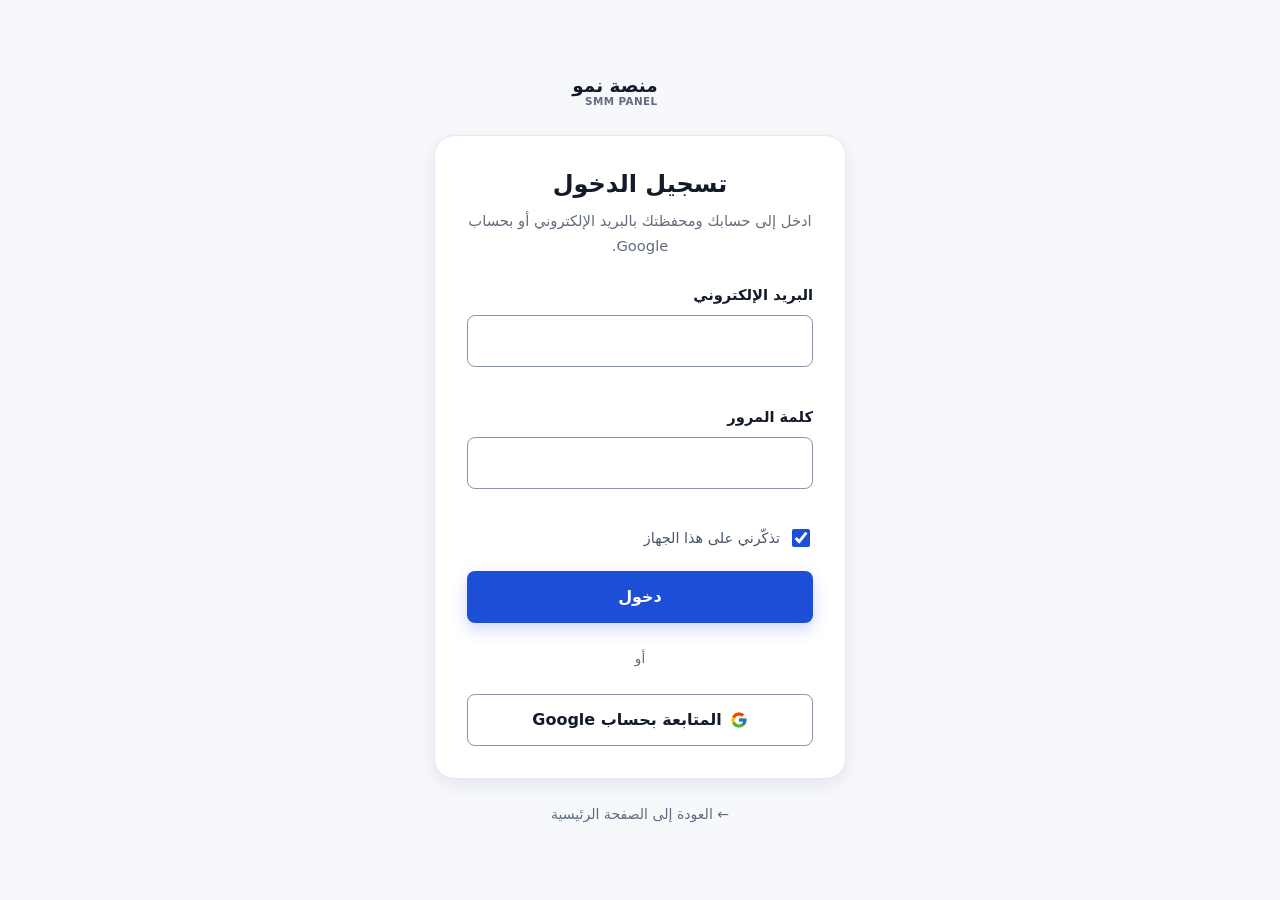
<file: wallet.html>
<!DOCTYPE html>
<html lang="ar" dir="rtl" data-theme="light">
  <head>
    <meta charset="UTF-8" />
    <meta name="viewport" content="width=device-width, initial-scale=1" />
    <meta
      name="description"
      content="محفظة منصة نمو — شحن الرصيد عبر ليبيانا والمدار ومتابعة سجل العمليات."
    />
    <title>المحفظة — منصة نمو</title>

    <link rel="icon" href="assets/favicon.svg" type="image/svg+xml" />
    <link rel="preconnect" href="https://fonts.googleapis.com" />
    <link rel="preconnect" href="https://fonts.gstatic.com" crossorigin />
    <link
      href="https://fonts.googleapis.com/css2?family=Cairo:wght@600;700;800&family=Tajawal:wght@400;500;700;800&display=swap"
      rel="stylesheet"
    />
    <link rel="stylesheet" href="css/base.css" />
    <link rel="stylesheet" href="css/layout.css" />
    <link rel="stylesheet" href="css/components.css" />
    <link rel="stylesheet" href="css/pages.css" />

    <script>
      (function () {
        try {
          var t = localStorage.getItem("numuw-theme");
          if (t) document.documentElement.setAttribute("data-theme", t);
        } catch (e) {}
      })();
    </script>
    <script src="js/icons.js" defer></script>
    <script src="js/ui.js" defer></script>
    <script src="js/main.js" defer></script>
    <script src="js/config.js" defer></script>
    <script src="js/supabase-client.js" defer></script>
    <script src="js/auth-session.js" defer></script>
    <script src="js/validation.js" defer></script>
    <script src="js/wallet.js" defer></script>
  </head>
  <body>
    <a class="skip-link" href="#main">تخطَّ إلى المحتوى الرئيسي</a>

    <noscript>
      <style>
        [data-icon] {
          display: none;
        }
      </style>
      <div class="container" style="padding-top: 1rem">
        <div class="alert alert--warning" role="alert">
          <span class="visually-hidden">تنبيه:</span>
          <div>
            <p class="alert__title">JavaScript غير مفعّل</p>
            <p>
              لا يمكن عرض الرصيد أو سجل العمليات أو إرسال طلبات الشحن بدون
              جافاسكربت.
            </p>
          </div>
        </div>
      </div>
    </noscript>

    <!-- ================= الهيدر ================= -->
    <header class="site-header">
      <div class="container site-header__inner">
        <a class="brand" href="index.html">
          <img
            class="brand__logo"
            src="assets/logo.svg"
            alt=""
            width="38"
            height="38"
          />
          <span class="brand__name">
            منصة نمو
            <small>SMM PANEL</small>
          </span>
        </a>

        <button
          class="nav-toggle"
          type="button"
          aria-expanded="false"
          aria-controls="primary-nav"
          aria-label="فتح القائمة"
        >
          <span class="nav-toggle__bars"></span>
        </button>

        <nav class="nav" id="primary-nav" aria-label="التنقل الرئيسي">
          <ul class="nav__links">
            <li><a class="nav__link" href="index.html">الرئيسية</a></li>
            <li><a class="nav__link" href="wallet.html">المحفظة</a></li>
            <li><a class="nav__link" href="settings.html">الإعدادات</a></li>
            <li><a class="nav__link" href="index.html#services">الخدمات</a></li>
            <li><a class="nav__link" href="index.html#how">كيف يعمل</a></li>
          </ul>
          <div class="nav__actions">
            <a class="btn btn--ghost" href="login.html">تسجيل الدخول</a>
            <a class="btn btn--primary" href="register.html">إنشاء حساب</a>
          </div>
        </nav>
      </div>
    </header>

    <main id="main" tabindex="-1" class="page">
      <div class="container">
        <div class="page-head">
          <h1>المحفظة</h1>
          <p>أضف رصيدًا إلى محفظتك عبر ليبيانا أو المدار، وتابع سجل عملياتك.</p>
        </div>

        <div class="wallet-layout">
          <!-- ============ العمود الرئيسي ============ -->
          <div class="stack">
            <!-- بطاقة الرصيد -->
            <section class="balance-card" aria-label="رصيد المحفظة">
              <span class="balance-card__label">
                <span data-icon="wallet" data-icon-size="18"></span>
                الرصيد الحالي
              </span>
              <p class="balance-card__value">
                <span id="wallet-balance">—</span>
                <small>د.ل</small>
              </p>
              <div class="balance-card__foot">
                <span class="badge badge--success">متاح للاستخدام</span>
                <span class="balance-card__note">
                  يُستخدم لطلب الخدمات من المنصة
                </span>
              </div>
            </section>

            <!-- نموذج الشحن -->
            <section class="card">
              <div class="card__head">
                <h2 class="card__title">
                  <span data-icon="card" data-icon-size="20"></span>
                  شحن الرصيد
                </h2>
              </div>

              <div class="recharge-steps">
                <span class="recharge-step">اختر شركة التحويل</span>
                <span class="recharge-step">حوّل المبلغ إلى رقم الاستقبال</span>
                <span class="recharge-step">أكمل بيانات النموذج وأرسل</span>
              </div>

              <form class="form" id="recharge-form" novalidate>
                <fieldset class="fieldset-reset">
                  <legend class="field__label">
                    شركة التحويل
                  </legend>
                  <div class="choice-group">
                    <label class="choice">
                      <input
                        type="radio"
                        name="provider"
                        id="provider-libyana"
                        value="libyana"
                        checked
                      />
                      <span class="choice__mark"></span>
                      <span class="choice__text">
                        <strong>ليبيانا</strong>
                        <span>Libyana</span>
                      </span>
                    </label>
                    <label class="choice">
                      <input
                        type="radio"
                        name="provider"
                        id="provider-almadar"
                        value="almadar"
                      />
                      <span class="choice__mark"></span>
                      <span class="choice__text">
                        <strong>المدار</strong>
                        <span>Almadar</span>
                      </span>
                    </label>
                  </div>
                </fieldset>

                <!-- منطقة رقم الاستقبال -->
                <div class="pay-number" id="pay-number">
                  <div>
                    <div class="pay-number__meta">رقم استقبال التحويل</div>
                    <div class="pay-number__value" data-pay-value>— — — — —</div>
                    <div class="pay-number__meta" data-pay-meta>
                      لم يتم تحديد رقم الاستقبال بعد. سيضيفه فريق الإدارة قريبًا.
                    </div>
                  </div>
                  <button
                    class="btn btn--outline btn--sm"
                    type="button"
                    data-copy-number
                    hidden
                  >
                    <span data-icon="copy" data-icon-size="16"></span>
                    نسخ
                  </button>
                </div>

                <div class="field">
                  <label class="field__label" for="recharge-amount">
                    المبلغ (د.ل)
                  </label>
                  <input
                    class="input"
                    id="recharge-amount"
                    name="amount"
                    type="number"
                    inputmode="decimal"
                    min="1"
                    max="1000"
                    step="0.5"
                    placeholder="مثال: 50"
                    dir="ltr"
                    required
                  />
                  <p class="field__hint">أقل مبلغ 1 د.ل وأقصى مبلغ 1000 د.ل.</p>
                  <p class="field__error" aria-live="polite"></p>
                </div>

                <div class="field">
                  <label class="field__label" for="recharge-phone">
                    رقم الهاتف الذي تم التحويل منه
                  </label>
                  <input
                    class="input"
                    id="recharge-phone"
                    name="phone"
                    type="tel"
                    inputmode="numeric"
                    autocomplete="tel"
                    placeholder="09XXXXXXXX"
                    dir="ltr"
                    required
                  />
                  <p class="field__hint">
                    أدخل الرقم الليبي المكوّن من 10 أرقام والذي أُجري منه التحويل.
                  </p>
                  <p class="field__error" aria-live="polite"></p>
                </div>

                <div class="demo-note">
                  <span data-icon="alert" data-icon-size="16"></span>
                  <span>
                    حوّل المبلغ أولًا إلى رقم الاستقبال أعلاه، ثم أرسل الطلب.
                    تتم مطابقة التحويل تلقائيًا ويُضاف الرصيد بعد التحقق.
                  </span>
                </div>

                <button class="btn btn--primary btn--block btn--lg" type="submit">
                  إرسال طلب الشحن
                </button>
              </form>
            </section>

            <!-- سجل العمليات -->
            <section class="card card--padless">
              <div class="card__head">
                <h2 class="card__title">
                  <span data-icon="clock" data-icon-size="20"></span>
                  سجل عمليات الشحن
                </h2>
              </div>
              <div class="table-wrap">
                <table class="table table--stack">
                  <caption class="visually-hidden">
                    سجل عمليات الشحن
                  </caption>
                  <thead>
                    <tr>
                      <th scope="col">رقم العملية</th>
                      <th scope="col">التاريخ</th>
                      <th scope="col">الشركة</th>
                      <th scope="col">رقم الهاتف</th>
                      <th scope="col">المبلغ</th>
                      <th scope="col">الحالة</th>
                    </tr>
                  </thead>
                  <tbody id="history-body">
                    <!-- تُضاف الصفوف عبر JavaScript -->
                  </tbody>
                </table>
              </div>
            </section>
          </div>

          <!-- ============ العمود الجانبي ============ -->
          <aside class="stack" aria-label="معلومات مساعدة">
            <section class="card">
              <div class="card__head">
                <h2 class="card__title">
                  <span data-icon="info" data-icon-size="20"></span>
                  حالات الطلب
                </h2>
              </div>
              <ul class="badge-list">
                <li>
                  <span class="badge badge--pending">بانتظار التحقق</span>
                  <p>تم استلام الطلب وهو قيد المراجعة.</p>
                </li>
                <li>
                  <span class="badge badge--success">ناجح</span>
                  <p>تم تأكيد التحويل وإضافة الرصيد.</p>
                </li>
                <li>
                  <span class="badge badge--failed">فاشل</span>
                  <p>لم يتم العثور على التحويل أو تعذّر تأكيده.</p>
                </li>
                <li>
                  <span class="badge badge--review">يحتاج إلى مراجعة</span>
                  <p>يحتاج الطلب تدخّلًا يدويًا من فريق الدعم.</p>
                </li>
              </ul>
            </section>

            <section class="card">
              <div class="card__head">
                <h2 class="card__title">
                  <span data-icon="headset" data-icon-size="20"></span>
                  تحتاج مساعدة؟
                </h2>
              </div>
              <p class="text-muted text-sm">
                إذا لم يظهر الرصيد بعد التحويل خلال وقت معتاد، تواصل مع فريق
                الدعم مع رقم العملية.
              </p>
            </section>
          </aside>
        </div>
      </div>
    </main>

    <!-- ================= الفوتر ================= -->
    <footer class="site-footer">
      <div class="container">
        <div class="footer__grid">
          <div class="footer__brand">
            <a class="brand" href="index.html">
              <img
                class="brand__logo"
                src="assets/logo.svg"
                alt=""
                width="38"
                height="38"
              />
              <span class="brand__name">
                منصة نمو
                <small>SMM PANEL</small>
              </span>
            </a>
            <p class="mt-4">
              منصّة عربية لخدمات النمو على وسائل التواصل الاجتماعي، بجودة عالية
              ودعم فني متواصل.
            </p>
          </div>

          <div class="footer__col">
            <h2>الموقع</h2>
            <ul>
              <li><a href="index.html">الرئيسية</a></li>
              <li><a href="index.html#services">الخدمات</a></li>
              <li><a href="index.html#features">المميزات</a></li>
              <li><a href="index.html#how">كيف يعمل</a></li>
            </ul>
          </div>

          <div class="footer__col">
            <h2>الحساب</h2>
            <ul>
              <li data-guest-only><a href="login.html">تسجيل الدخول</a></li>
              <li data-guest-only><a href="register.html">إنشاء حساب</a></li>
              <li data-auth-only hidden><a href="wallet.html">المحفظة</a></li>
              <li data-auth-only hidden><a href="settings.html">الإعدادات</a></li>
            </ul>
          </div>
        </div>

        <div class="footer__bottom">
          <span>© <span data-year>2026</span> منصة نمو. جميع الحقوق محفوظة.</span>
          <span class="footer__credit">المبرمج محمد علي بشير</span>
          <div class="footer__badges">
            <span class="badge badge--muted">ليبيانا</span>
            <span class="badge badge--muted">المدار</span>
          </div>
        </div>
      </div>
    </footer>
  </body>
</html>
</file>
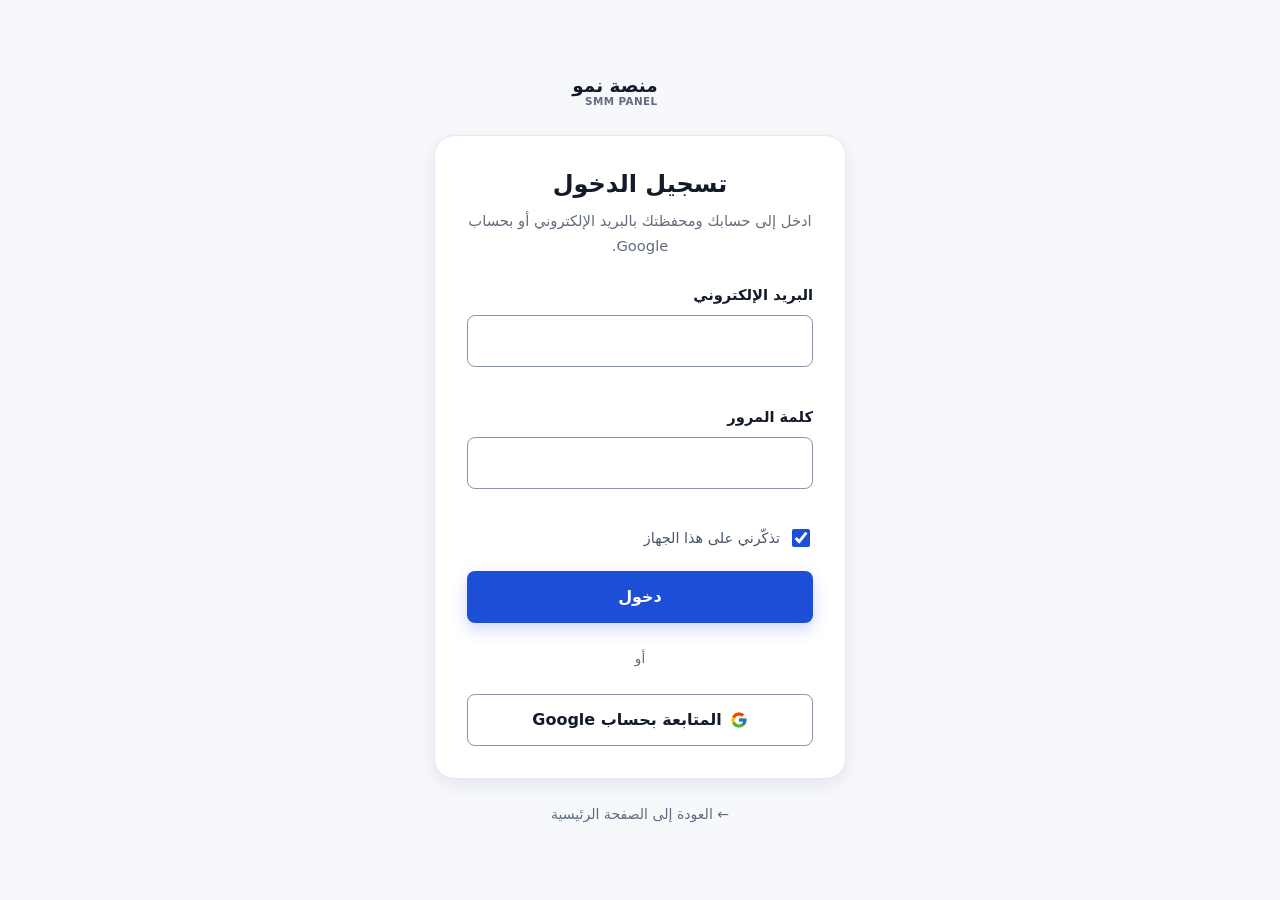
<file: admin/orders.html>
<!DOCTYPE html>
<html lang="ar" dir="rtl" data-theme="dark">
  <head>
    <meta charset="UTF-8" />
    <meta name="viewport" content="width=device-width, initial-scale=1" />
    <meta name="description" content="طلبات منصة نمو وحالاتها." />
    <title>الطلبات — إدارة منصة نمو</title>

    <link rel="icon" href="../assets/favicon.svg" type="image/svg+xml" />
    <link rel="preconnect" href="https://fonts.googleapis.com" />
    <link rel="preconnect" href="https://fonts.gstatic.com" crossorigin />
    <link
      href="https://fonts.googleapis.com/css2?family=Cairo:wght@600;700;800&family=Tajawal:wght@400;500;700;800&display=swap"
      rel="stylesheet"
    />
    <link rel="stylesheet" href="../css/base.css" />
    <link rel="stylesheet" href="../css/layout.css" />
    <link rel="stylesheet" href="../css/components.css" />
    <link rel="stylesheet" href="../css/pages.css" />
    <link rel="stylesheet" href="admin.css" />

    <script>
      (function () {
        try {
          var t = localStorage.getItem("numuw-admin-theme");
          document.documentElement.setAttribute("data-theme", t === "light" ? "light" : "dark");
        } catch (e) {
          document.documentElement.setAttribute("data-theme", "dark");
        }
      })();
    </script>
    <script src="../js/icons.js" defer></script>
    <script src="../js/ui.js" defer></script>
    <script src="../js/main.js" defer></script>
    <script src="../js/config.js" defer></script>
    <script src="../js/supabase-client.js" defer></script>
    <script src="../js/auth-session.js" defer></script>
    <script src="../js/validation.js" defer></script>
    <script src="admin.js" defer></script>
  </head>
  <body data-page="orders">
    <a class="skip-link" href="#main">تخطَّ إلى المحتوى الرئيسي</a>

    <div class="admin__layout">
      <aside class="admin__side" id="admin-side"></aside>

      <div class="admin__main">
        <header class="admin__top" id="admin-top"></header>

        <main id="main" tabindex="-1" class="admin__content">
          <section class="card card--padless">
            <div class="card__head">
              <h2 class="card__title">
                <span data-icon="bolt" data-icon-size="20"></span>
                الطلبات
              </h2>
            </div>
            <span class="table-hint">اسحب الجدول أفقيًا لعرض بقية الأعمدة.</span>
            <div class="table-wrap">
              <table class="table">
                <thead>
                  <tr>
                    <th scope="col">#</th>
                    <th scope="col">المستخدم</th>
                    <th scope="col">الخدمة</th>
                    <th scope="col">الكمية</th>
                    <th scope="col">التكلفة</th>
                    <th scope="col">الرابط</th>
                    <th scope="col">الحالة</th>
                  </tr>
                </thead>
                <tbody id="orders-body"></tbody>
              </table>
            </div>
          </section>
        </main>
      </div>
    </div>
  </body>
</html>
</file>
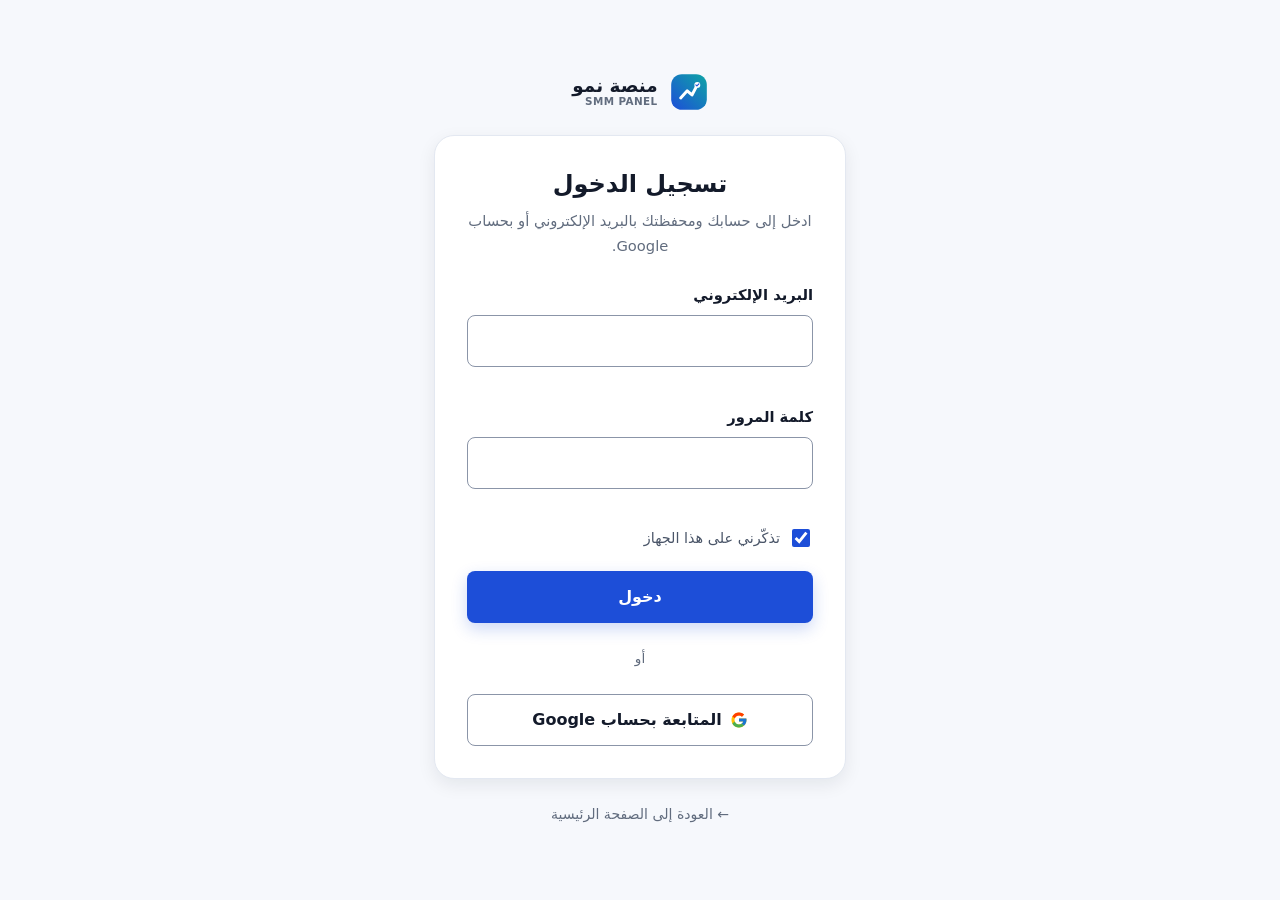
<file: admin/providers.html>
<!DOCTYPE html>
<html lang="ar" dir="rtl" data-theme="dark">
  <head>
    <meta charset="UTF-8" />
    <meta name="viewport" content="width=device-width, initial-scale=1" />
    <meta name="description" content="إدارة مزوّدي الخدمات وربط الـAPI في منصة نمو." />
    <title>المزوّدون — إدارة منصة نمو</title>

    <link rel="icon" href="../assets/favicon.svg" type="image/svg+xml" />
    <link rel="preconnect" href="https://fonts.googleapis.com" />
    <link rel="preconnect" href="https://fonts.gstatic.com" crossorigin />
    <link
      href="https://fonts.googleapis.com/css2?family=Cairo:wght@600;700;800&family=Tajawal:wght@400;500;700;800&display=swap"
      rel="stylesheet"
    />
    <link rel="stylesheet" href="../css/base.css" />
    <link rel="stylesheet" href="../css/layout.css" />
    <link rel="stylesheet" href="../css/components.css" />
    <link rel="stylesheet" href="../css/pages.css" />
    <link rel="stylesheet" href="admin.css" />

    <script>
      (function () {
        try {
          var t = localStorage.getItem("numuw-admin-theme");
          document.documentElement.setAttribute("data-theme", t === "light" ? "light" : "dark");
        } catch (e) {
          document.documentElement.setAttribute("data-theme", "dark");
        }
      })();
    </script>
    <script src="../js/icons.js" defer></script>
    <script src="../js/ui.js" defer></script>
    <script src="../js/main.js" defer></script>
    <script src="../js/config.js" defer></script>
    <script src="../js/supabase-client.js" defer></script>
    <script src="../js/auth-session.js" defer></script>
    <script src="../js/validation.js" defer></script>
    <script src="admin.js" defer></script>
  </head>
  <body data-page="providers">
    <a class="skip-link" href="#main">تخطَّ إلى المحتوى الرئيسي</a>

    <div class="admin__layout">
      <aside class="admin__side" id="admin-side"></aside>

      <div class="admin__main">
        <header class="admin__top" id="admin-top"></header>

        <main id="main" tabindex="-1" class="admin__content">
          <section class="card">
            <div class="card__head">
              <h2 class="card__title">
                <span data-icon="grid" data-icon-size="20"></span>
                إضافة مزوّد
              </h2>
              <button class="btn btn--outline btn--sm" type="button" id="providers-sync">
                <span data-icon="bolt" data-icon-size="16"></span>
                مزامنة الخدمات
              </button>
            </div>
            <p class="card__text">
              تُستورد الخدمات من المزوّدين تلقائيًا عبر الـAPI. أضف بيانات المزوّد
              (رابط الـAPI والمفتاح) لتفعيل المزامنة.
            </p>

            <form class="form" id="provider-form" novalidate>
              <div class="field">
                <label class="field__label" for="prov-name">اسم المزوّد</label>
                <input class="input" id="prov-name" type="text" required />
              </div>
              <div class="field">
                <label class="field__label" for="prov-url">رابط الـAPI</label>
                <input class="input" id="prov-url" type="url" dir="ltr" placeholder="https://provider.example/api/v2" />
              </div>
              <div class="field">
                <label class="field__label" for="prov-key">مفتاح الـAPI</label>
                <input class="input" id="prov-key" type="password" dir="ltr" autocomplete="off" placeholder="••••••••" />
                <p class="field__hint">يُخزَّن المفتاح على الخادم فقط ولا يظهر للعملاء.</p>
              </div>
              <button class="btn btn--primary" type="submit">إضافة مزوّد</button>
            </form>
          </section>

          <section class="card card--padless">
            <div class="card__head">
              <h2 class="card__title">
                <span data-icon="grid" data-icon-size="20"></span>
                المزوّدون
              </h2>
            </div>
            <span class="table-hint">اسحب الجدول أفقيًا لعرض بقية الأعمدة.</span>
            <div class="table-wrap">
              <table class="table">
                <thead>
                  <tr>
                    <th scope="col">الاسم</th>
                    <th scope="col">رابط الـAPI</th>
                    <th scope="col">المفتاح</th>
                    <th scope="col">الرصيد</th>
                    <th scope="col">مفعّل</th>
                    <th scope="col">إجراءات</th>
                  </tr>
                </thead>
                <tbody id="providers-body"></tbody>
              </table>
            </div>
          </section>
        </main>
      </div>
    </div>
  </body>
</html>
</file>
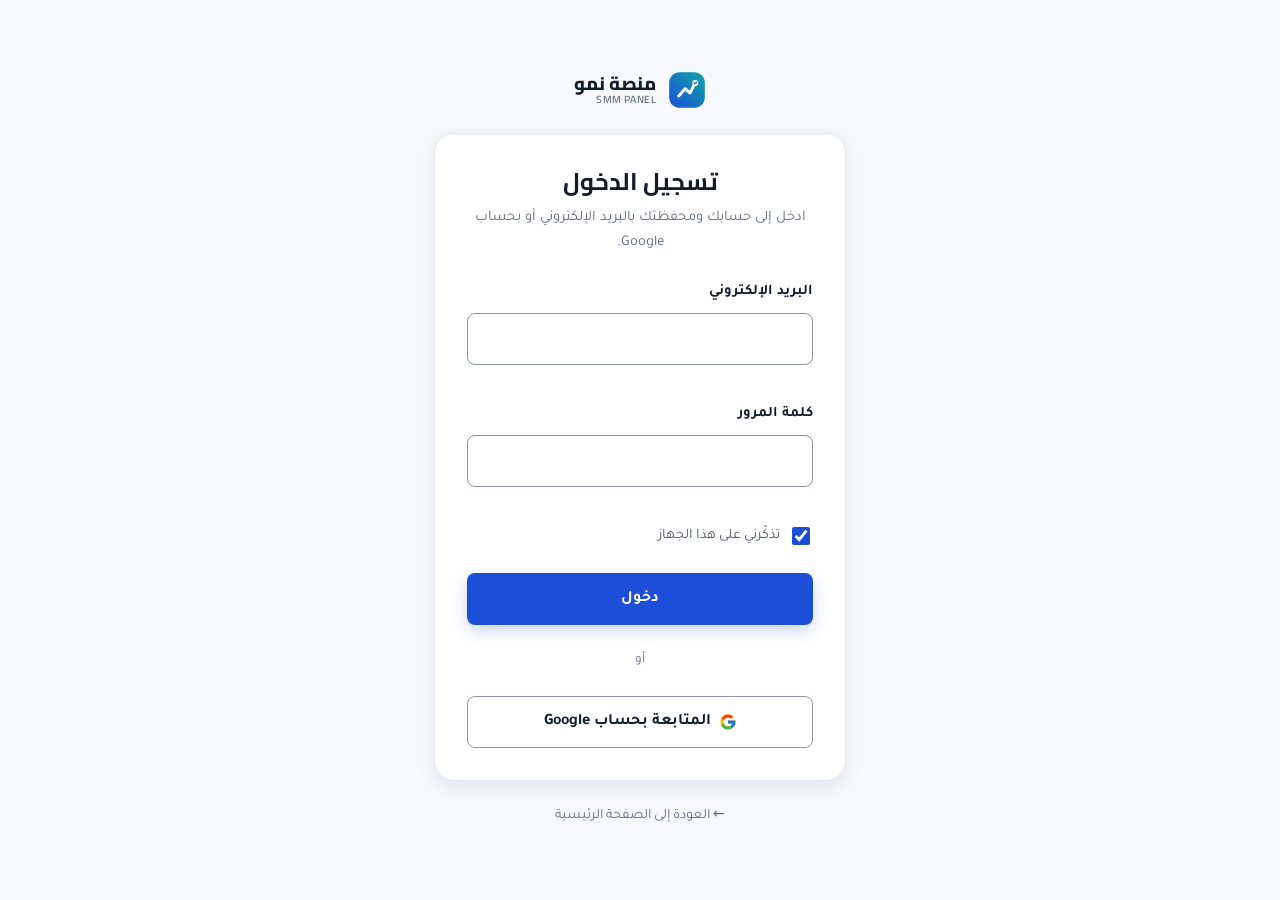
<file: admin/recharges.html>
<!DOCTYPE html>
<html lang="ar" dir="rtl" data-theme="dark">
  <head>
    <meta charset="UTF-8" />
    <meta name="viewport" content="width=device-width, initial-scale=1" />
    <meta name="description" content="مراجعة طلبات شحن المحافظ في منصة نمو." />
    <title>الاستلامات — إدارة منصة نمو</title>

    <link rel="icon" href="../assets/favicon.svg" type="image/svg+xml" />
    <link rel="preconnect" href="https://fonts.googleapis.com" />
    <link rel="preconnect" href="https://fonts.gstatic.com" crossorigin />
    <link
      href="https://fonts.googleapis.com/css2?family=Cairo:wght@600;700;800&family=Tajawal:wght@400;500;700;800&display=swap"
      rel="stylesheet"
    />
    <link rel="stylesheet" href="../css/base.css" />
    <link rel="stylesheet" href="../css/layout.css" />
    <link rel="stylesheet" href="../css/components.css" />
    <link rel="stylesheet" href="../css/pages.css" />
    <link rel="stylesheet" href="admin.css" />

    <script>
      (function () {
        try {
          var t = localStorage.getItem("numuw-admin-theme");
          document.documentElement.setAttribute("data-theme", t === "light" ? "light" : "dark");
        } catch (e) {
          document.documentElement.setAttribute("data-theme", "dark");
        }
      })();
    </script>
    <script src="../js/icons.js" defer></script>
    <script src="../js/ui.js" defer></script>
    <script src="../js/main.js" defer></script>
    <script src="../js/config.js" defer></script>
    <script src="../js/supabase-client.js" defer></script>
    <script src="../js/auth-session.js" defer></script>
    <script src="../js/validation.js" defer></script>
    <script src="admin.js" defer></script>
  </head>
  <body data-page="recharges">
    <a class="skip-link" href="#main">تخطَّ إلى المحتوى الرئيسي</a>

    <div class="admin__layout">
      <aside class="admin__side" id="admin-side"></aside>

      <div class="admin__main">
        <header class="admin__top" id="admin-top"></header>

        <main id="main" tabindex="-1" class="admin__content">
          <section class="card card--padless">
            <div class="card__head">
              <h2 class="card__title">
                <span data-icon="wallet" data-icon-size="20"></span>
                الاستلامات
              </h2>
            </div>
            <p class="card__text" style="padding-inline: var(--space-5)">
              تُطابق الاستلامات تلقائيًا عبر SMS RAEED. راجع الحالات التي تحتاج تدخّلًا
              واعتمدها أو ارفضها.
            </p>
            <span class="table-hint">اسحب الجدول أفقيًا لعرض بقية الأعمدة.</span>
            <div class="table-wrap">
              <table class="table">
                <thead>
                  <tr>
                    <th scope="col">#</th>
                    <th scope="col">المستخدم</th>
                    <th scope="col">الشركة</th>
                    <th scope="col">رقم المُرسل</th>
                    <th scope="col">المبلغ</th>
                    <th scope="col">الحالة</th>
                    <th scope="col">مُضاف</th>
                    <th scope="col">إجراءات</th>
                  </tr>
                </thead>
                <tbody id="recharges-body"></tbody>
              </table>
            </div>
          </section>
        </main>
      </div>
    </div>
  </body>
</html>
</file>
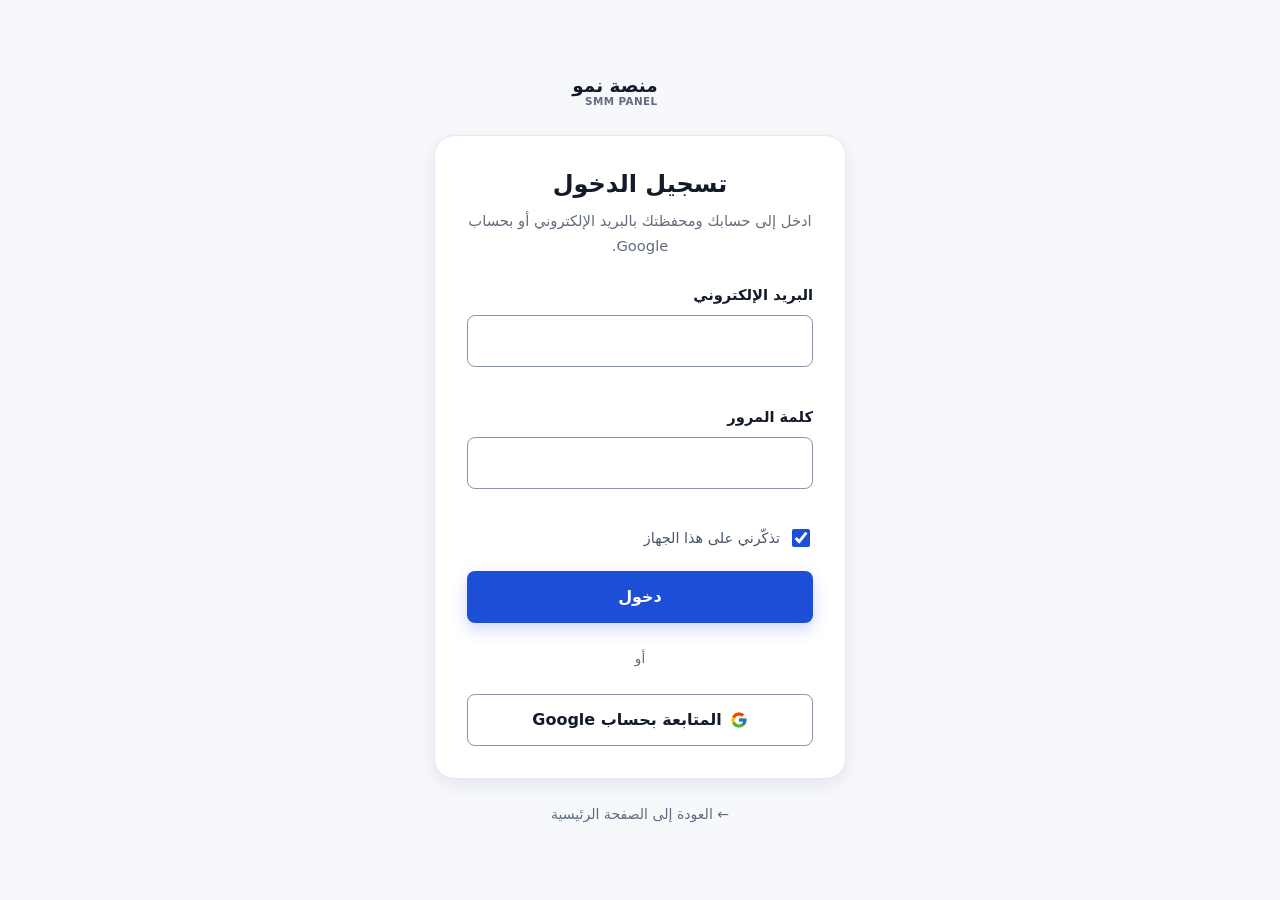
<file: admin/services.html>
<!DOCTYPE html>
<html lang="ar" dir="rtl" data-theme="dark">
  <head>
    <meta charset="UTF-8" />
    <meta name="viewport" content="width=device-width, initial-scale=1" />
    <meta name="description" content="الخدمات المستوردة من المزوّدين في منصة نمو." />
    <title>الخدمات — إدارة منصة نمو</title>

    <link rel="icon" href="../assets/favicon.svg" type="image/svg+xml" />
    <link rel="preconnect" href="https://fonts.googleapis.com" />
    <link rel="preconnect" href="https://fonts.gstatic.com" crossorigin />
    <link
      href="https://fonts.googleapis.com/css2?family=Cairo:wght@600;700;800&family=Tajawal:wght@400;500;700;800&display=swap"
      rel="stylesheet"
    />
    <link rel="stylesheet" href="../css/base.css" />
    <link rel="stylesheet" href="../css/layout.css" />
    <link rel="stylesheet" href="../css/components.css" />
    <link rel="stylesheet" href="../css/pages.css" />
    <link rel="stylesheet" href="admin.css" />

    <script>
      (function () {
        try {
          var t = localStorage.getItem("numuw-admin-theme");
          document.documentElement.setAttribute("data-theme", t === "light" ? "light" : "dark");
        } catch (e) {
          document.documentElement.setAttribute("data-theme", "dark");
        }
      })();
    </script>
    <script src="../js/icons.js" defer></script>
    <script src="../js/ui.js" defer></script>
    <script src="../js/main.js" defer></script>
    <script src="../js/config.js" defer></script>
    <script src="../js/supabase-client.js" defer></script>
    <script src="../js/auth-session.js" defer></script>
    <script src="../js/validation.js" defer></script>
    <script src="admin.js" defer></script>
  </head>
  <body data-page="services">
    <a class="skip-link" href="#main">تخطَّ إلى المحتوى الرئيسي</a>

    <div class="admin__layout">
      <aside class="admin__side" id="admin-side"></aside>

      <div class="admin__main">
        <header class="admin__top" id="admin-top"></header>

        <main id="main" tabindex="-1" class="admin__content">
          <section class="card card--padless">
            <div class="card__head">
              <h2 class="card__title">
                <span data-icon="sparkles" data-icon-size="20"></span>
                الخدمات
              </h2>
              <button class="btn btn--outline btn--sm" type="button" id="services-sync">
                <span data-icon="bolt" data-icon-size="16"></span>
                مزامنة
              </button>
            </div>
            <p class="card__text" style="padding-inline: var(--space-5)">
              تُستورد الخدمات من المزوّدين عبر الـAPI. يمكنك هنا ضبط السعر وهامش
              الربح وتفعيل/تعطيل الخدمة.
            </p>
            <div class="filters" style="padding-inline: var(--space-5); display: flex; flex-wrap: wrap; gap: var(--space-3); align-items: flex-end;">
              <label class="field" style="margin: 0; flex: 1 1 220px;">
                <span class="field__label">بحث بالاسم</span>
                <input class="input" id="services-search" type="search" placeholder="اكتب جزءًا من اسم الخدمة…" />
              </label>
              <label class="field" style="margin: 0; flex: 0 1 240px;">
                <span class="field__label">التصنيف</span>
                <select class="input" id="services-category">
                  <option value="">كل التصنيفات</option>
                </select>
              </label>
              <label class="field" style="margin: 0; flex: 0 1 180px;">
                <span class="field__label">المزوّد</span>
                <select class="input" id="services-provider">
                  <option value="">كل المزوّدين</option>
                </select>
              </label>
              <label class="field" style="margin: 0; flex: 0 1 160px;">
                <span class="field__label">الحالة</span>
                <select class="input" id="services-status">
                  <option value="">الكل</option>
                  <option value="active">مفعّلة</option>
                  <option value="inactive">غير مفعّلة</option>
                </select>
              </label>
              <button class="btn btn--ghost btn--sm" type="button" id="services-reset">تفريغ الفلاتر</button>
            </div>
            <div class="table-hint" style="padding-inline: var(--space-5); display: flex; justify-content: space-between; gap: var(--space-3); flex-wrap: wrap;">
              <span>اسحب الجدول أفقيًا لعرض بقية الأعمدة.</span>
              <span id="services-count">—</span>
            </div>
            <div class="table-wrap">
              <table class="table">
                <thead>
                  <tr>
                    <th scope="col">الاسم</th>
                    <th scope="col">التصنيف</th>
                    <th scope="col">المزوّد</th>
                    <th scope="col">السعر</th>
                    <th scope="col">هامش الربح</th>
                    <th scope="col">مفعّلة</th>
                    <th scope="col">إجراءات</th>
                  </tr>
                </thead>
                <tbody id="services-body"></tbody>
              </table>
            </div>
            <div class="pager" id="services-pager" style="padding: var(--space-4) var(--space-5); display: flex; justify-content: center; align-items: center; gap: var(--space-3);"></div>
          </section>
        </main>
      </div>
    </div>
  </body>
</html>
</file>
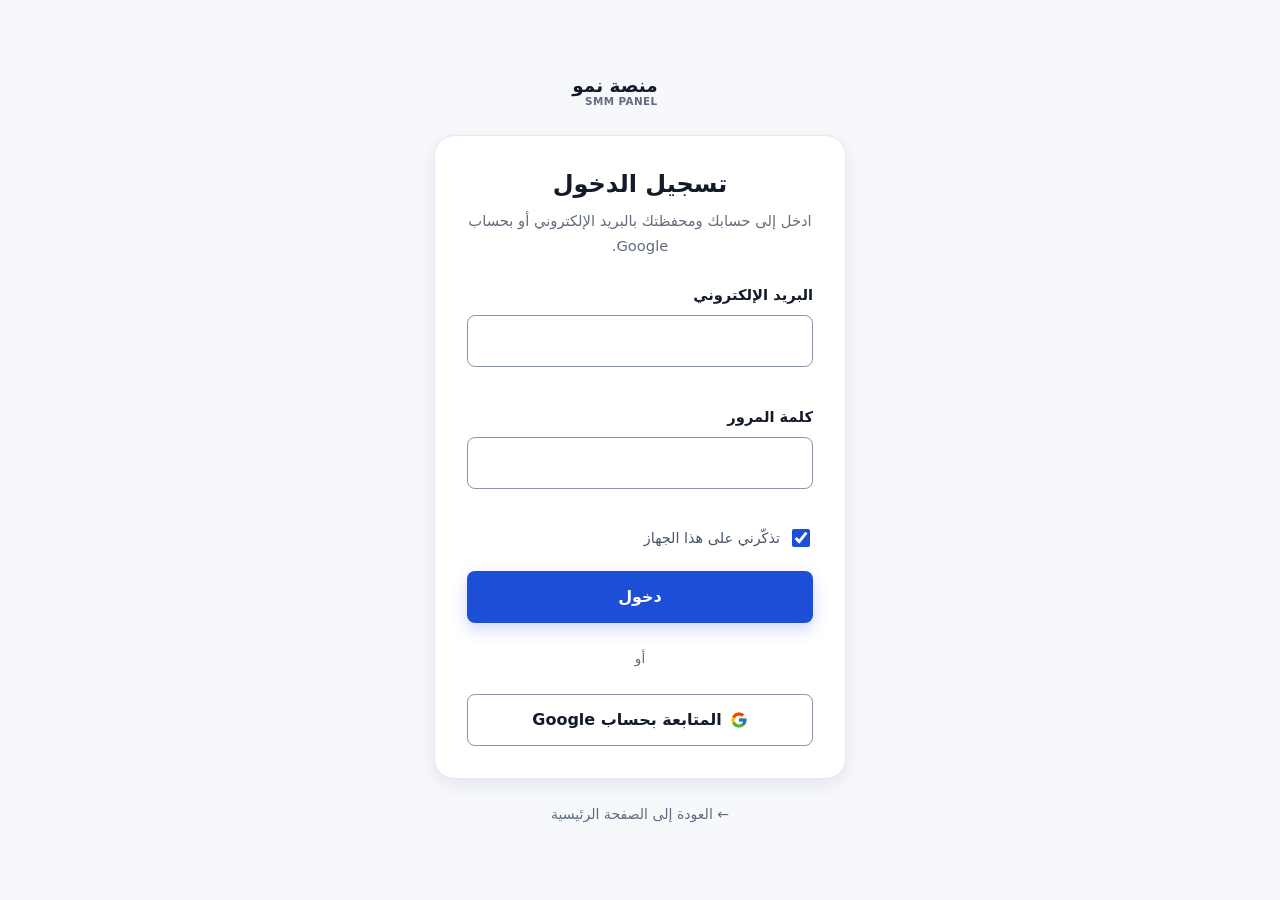
<file: admin/settings.html>
<!DOCTYPE html>
<html lang="ar" dir="rtl" data-theme="dark">
  <head>
    <meta charset="UTF-8" />
    <meta name="viewport" content="width=device-width, initial-scale=1" />
    <meta name="description" content="إعدادات أرقام الاستقبال في منصة نمو." />
    <title>الإعدادات — إدارة منصة نمو</title>

    <link rel="icon" href="../assets/favicon.svg" type="image/svg+xml" />
    <link rel="preconnect" href="https://fonts.googleapis.com" />
    <link rel="preconnect" href="https://fonts.gstatic.com" crossorigin />
    <link
      href="https://fonts.googleapis.com/css2?family=Cairo:wght@600;700;800&family=Tajawal:wght@400;500;700;800&display=swap"
      rel="stylesheet"
    />
    <link rel="stylesheet" href="../css/base.css" />
    <link rel="stylesheet" href="../css/layout.css" />
    <link rel="stylesheet" href="../css/components.css" />
    <link rel="stylesheet" href="../css/pages.css" />
    <link rel="stylesheet" href="admin.css" />

    <script>
      (function () {
        try {
          var t = localStorage.getItem("numuw-admin-theme");
          document.documentElement.setAttribute("data-theme", t === "light" ? "light" : "dark");
        } catch (e) {
          document.documentElement.setAttribute("data-theme", "dark");
        }
      })();
    </script>
    <script src="../js/icons.js" defer></script>
    <script src="../js/ui.js" defer></script>
    <script src="../js/main.js" defer></script>
    <script src="../js/config.js" defer></script>
    <script src="../js/supabase-client.js" defer></script>
    <script src="../js/auth-session.js" defer></script>
    <script src="../js/validation.js" defer></script>
    <script src="admin.js" defer></script>
  </head>
  <body data-page="settings">
    <a class="skip-link" href="#main">تخطَّ إلى المحتوى الرئيسي</a>

    <div class="admin__layout">
      <aside class="admin__side" id="admin-side"></aside>

      <div class="admin__main">
        <header class="admin__top" id="admin-top"></header>

        <main id="main" tabindex="-1" class="admin__content">
          <section class="card">
            <div class="card__head">
              <h2 class="card__title">
                <span data-icon="card" data-icon-size="20"></span>
                أرقام الاستقبال
              </h2>
            </div>
            <p class="card__text">
              الأرقام التي يُحوَّل إليها المستخدمون لشحن الرصيد. تُطابَق التحويلات
              الواردة مع الشركة والمبلغ.
            </p>

            <form class="form" id="receiver-form" novalidate>
              <div class="field">
                <label class="field__label" for="rcv-company">الشركة</label>
                <select class="select" id="rcv-company">
                  <option value="libyana">ليبيانا</option>
                  <option value="almadar">المدار</option>
                </select>
              </div>
              <div class="field">
                <label class="field__label" for="rcv-phone">رقم الاستقبال</label>
                <input class="input" id="rcv-phone" type="tel" inputmode="numeric" dir="ltr" placeholder="09XXXXXXXX" required />
              </div>
              <button class="btn btn--primary" type="submit">إضافة رقم</button>
            </form>

            <hr class="hr" />

            <div class="table-wrap">
              <table class="table">
                <thead>
                  <tr>
                    <th scope="col">الشركة</th>
                    <th scope="col">الرقم</th>
                    <th scope="col">الترتيب</th>
                    <th scope="col">مفعّل</th>
                    <th scope="col">إجراءات</th>
                  </tr>
                </thead>
                <tbody id="receivers-body"></tbody>
              </table>
            </div>
          </section>

          <section class="card">
            <div class="card__head">
              <h2 class="card__title">
                <span data-icon="lock" data-icon-size="20"></span>
                تغيير كلمة المرور
              </h2>
            </div>
            <p class="card__text">كلمة مرور جديدة لحساب المشرف الحالي.</p>

            <form class="form" id="password-form" novalidate>
              <div class="field">
                <label class="field__label" for="pwd-new">كلمة المرور الجديدة</label>
                <input class="input" id="pwd-new" type="password" dir="ltr" autocomplete="new-password" minlength="6" required />
              </div>
              <div class="field">
                <label class="field__label" for="pwd-confirm">تأكيد كلمة المرور</label>
                <input class="input" id="pwd-confirm" type="password" dir="ltr" autocomplete="new-password" minlength="6" required />
              </div>
              <button class="btn btn--primary" type="submit">حفظ كلمة المرور</button>
            </form>
          </section>
        </main>
      </div>
    </div>
  </body>
</html>
</file>
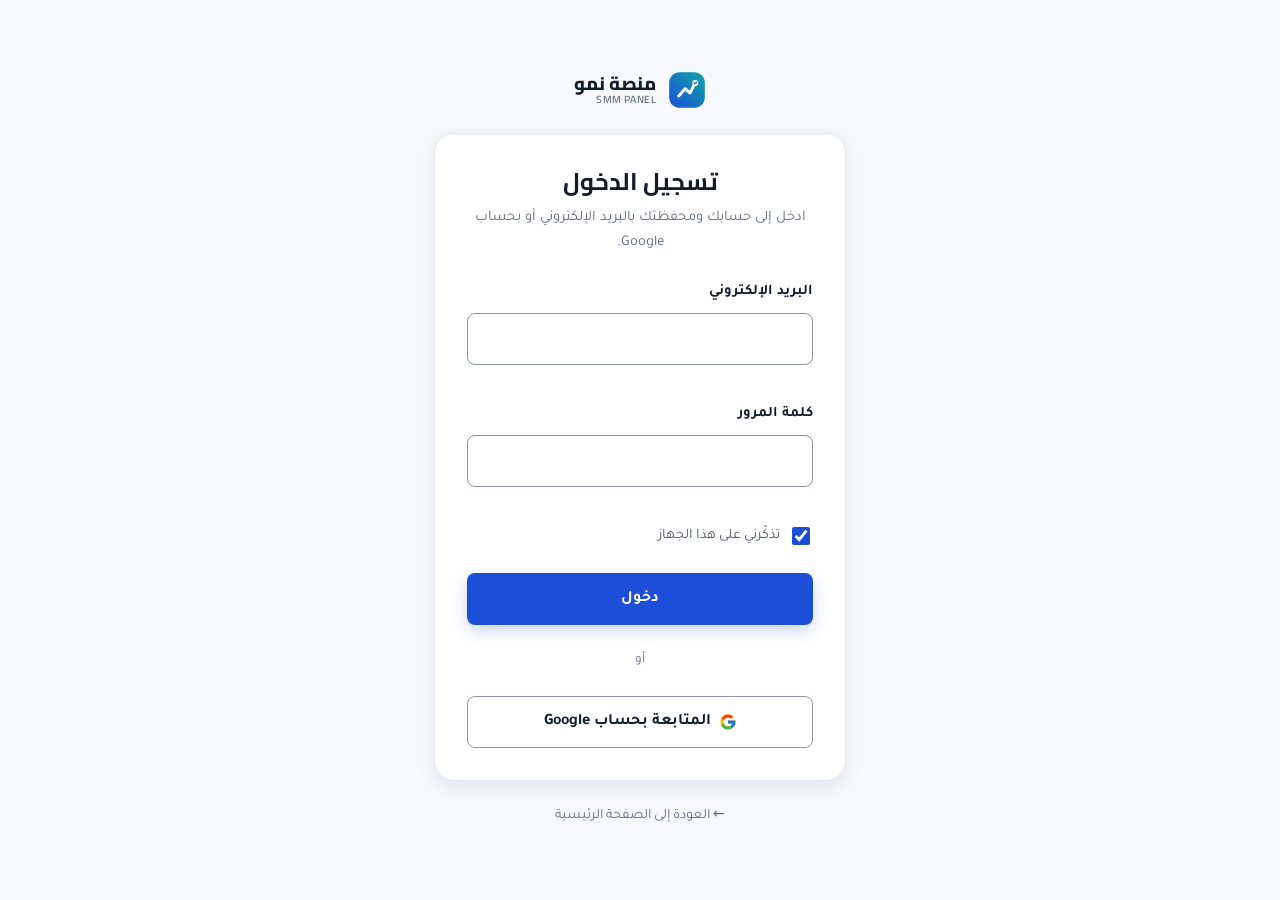
<file: admin/smsraed.html>
<!DOCTYPE html>
<html lang="ar" dir="rtl" data-theme="dark">
  <head>
    <meta charset="UTF-8" />
    <meta name="viewport" content="width=device-width, initial-scale=1" />
    <meta name="description" content="ربط منصة نمو بخدمة SMS RAEED لمطابقة شحن المحافظ." />
    <title>ربط SMS RAEED — إدارة منصة نمو</title>

    <link rel="icon" href="../assets/favicon.svg" type="image/svg+xml" />
    <link rel="preconnect" href="https://fonts.googleapis.com" />
    <link rel="preconnect" href="https://fonts.gstatic.com" crossorigin />
    <link
      href="https://fonts.googleapis.com/css2?family=Cairo:wght@600;700;800&family=Tajawal:wght@400;500;700;800&display=swap"
      rel="stylesheet"
    />
    <link rel="stylesheet" href="../css/base.css" />
    <link rel="stylesheet" href="../css/layout.css" />
    <link rel="stylesheet" href="../css/components.css" />
    <link rel="stylesheet" href="../css/pages.css" />
    <link rel="stylesheet" href="admin.css" />

    <script>
      (function () {
        try {
          var t = localStorage.getItem("numuw-admin-theme");
          document.documentElement.setAttribute("data-theme", t === "light" ? "light" : "dark");
        } catch (e) {
          document.documentElement.setAttribute("data-theme", "dark");
        }
      })();
    </script>
    <script src="../js/icons.js" defer></script>
    <script src="../js/ui.js" defer></script>
    <script src="../js/main.js" defer></script>
    <script src="../js/config.js" defer></script>
    <script src="../js/supabase-client.js" defer></script>
    <script src="../js/auth-session.js" defer></script>
    <script src="../js/validation.js" defer></script>
    <script src="admin.js" defer></script>
  </head>
  <body data-page="smsraed">
    <a class="skip-link" href="#main">تخطَّ إلى المحتوى الرئيسي</a>

    <div class="admin__layout">
      <aside class="admin__side" id="admin-side"></aside>

      <div class="admin__main">
        <header class="admin__top" id="admin-top"></header>

        <main id="main" tabindex="-1" class="admin__content">
          <section class="card">
            <div class="card__head">
              <h2 class="card__title">
                <span data-icon="globe" data-icon-size="20"></span>
                ربط SMS RAEED
              </h2>
              <a class="btn btn--outline btn--sm" href="https://m9zkx.github.io/smsraed/" target="_blank" rel="noopener">
                <span data-icon="globe" data-icon-size="16"></span>
                دليل الربط
              </a>
            </div>
            <p class="card__text">
              اربط المنصة بخدمة SMS RAEED لمطابقة تحويلات شحن المحافظ تلقائيًا.
              أرسل تفاصيل كل طلب إلى نقطة <code dir="ltr">site_order</code>،
              وتعيد الخدمة حالة الطلب (<code dir="ltr">pending/success/failed</code>).
            </p>
            <p class="card__text">
              الحالة الآن:
              <span id="smsraed-key-state"><span class="badge badge--muted">…</span></span>
              <span id="smsraed-enabled-state"><span class="badge badge--muted">…</span></span>
            </p>

            <form class="form" id="smsraed-form" novalidate>
              <div class="field">
                <label class="field__label" for="smsraed-base">رابط الـAPI (site_order)</label>
                <input
                  class="input"
                  id="smsraed-base"
                  type="url"
                  dir="ltr"
                  placeholder="https://txguibjkbtroljtvbrlt.supabase.co/functions/v1/site_order"
                />
                <p class="field__hint">اترك الحقل فارغًا لاستخدام الرابط الافتراضي لخدمة SMS RAEED.</p>
              </div>

              <div class="field">
                <label class="field__label" for="smsraed-key">مفتاح API للموقع</label>
                <input
                  class="input"
                  id="smsraed-key"
                  type="password"
                  dir="ltr"
                  autocomplete="off"
                  placeholder="اتركه فارغًا للإبقاء على المفتاح الحالي"
                />
                <p class="field__hint">
                  مفتاح سرّي يصدره مسؤول منصة SMS RAEED، ويُخزَّن مشفّرًا على الخادم فقط.
                </p>
              </div>

              <div class="field">
                <label class="field__label" style="display: flex; align-items: center; gap: 0.5rem">
                  <input type="checkbox" id="smsraed-enabled" />
                  تفعيل الشحن التلقائي عبر SMS RAEED
                </label>
                <p class="field__hint">عند التعطيل يتوقّف إنشاء طلبات الشحن ويظهر للمستخدم «الخدمة غير مفعّلة».</p>
              </div>

              <div class="form__actions" style="display: flex; gap: 0.75rem; flex-wrap: wrap">
                <button class="btn btn--primary" type="submit">حفظ</button>
                <button class="btn btn--outline" type="button" id="smsraed-test">اختبار الاتصال</button>
                <button class="btn btn--ghost" type="button" id="smsraed-clear">مسح المفتاح</button>
              </div>
            </form>

            <pre
              id="smsraed-test-result"
              class="code-block"
              dir="ltr"
              style="margin-top: 1rem; white-space: pre-wrap; word-break: break-word"
            ></pre>
          </section>

          <section class="card">
            <div class="card__head">
              <h2 class="card__title">
                <span data-icon="info" data-icon-size="20"></span>
                ملاحظات الربط
              </h2>
            </div>
            <ul class="list">
              <li>أرقام الاستقبال تُدار من صفحة <a href="settings.html">الإعدادات</a>، ويجب أن تكون مسجَّلة أيضًا في منصة SMS RAEED لتتم المطابقة.</li>
              <li>توكن الجهاز يُصدره مسؤول منصة SMS RAEED ويُلصق داخل <strong>تطبيق الهاتف</strong>، ولا يُخزَّن هنا.</li>
              <li>تُشترط مطابقة: رقم المستقبل مع أحد أرقامك + الشركة + المبلغ قدر الإمكان.</li>
            </ul>
          </section>
        </main>
      </div>
    </div>
  </body>
</html>
</file>
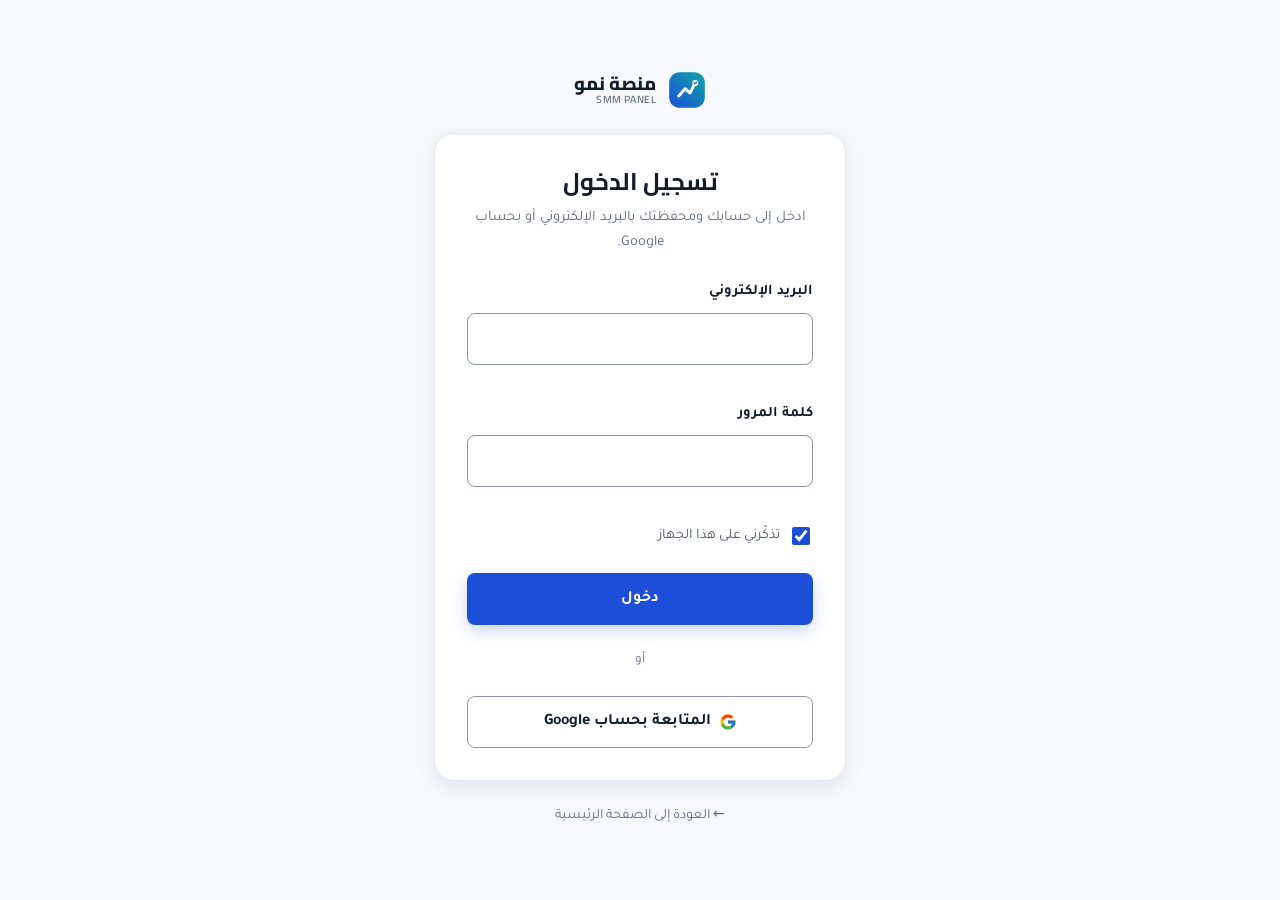
<file: admin/users.html>
<!DOCTYPE html>
<html lang="ar" dir="rtl" data-theme="dark">
  <head>
    <meta charset="UTF-8" />
    <meta name="viewport" content="width=device-width, initial-scale=1" />
    <meta name="description" content="إدارة مستخدمي منصة نمو وأرصدة محافظهم." />
    <title>المستخدمون — إدارة منصة نمو</title>

    <link rel="icon" href="../assets/favicon.svg" type="image/svg+xml" />
    <link rel="preconnect" href="https://fonts.googleapis.com" />
    <link rel="preconnect" href="https://fonts.gstatic.com" crossorigin />
    <link
      href="https://fonts.googleapis.com/css2?family=Cairo:wght@600;700;800&family=Tajawal:wght@400;500;700;800&display=swap"
      rel="stylesheet"
    />
    <link rel="stylesheet" href="../css/base.css" />
    <link rel="stylesheet" href="../css/layout.css" />
    <link rel="stylesheet" href="../css/components.css" />
    <link rel="stylesheet" href="../css/pages.css" />
    <link rel="stylesheet" href="admin.css" />

    <script>
      (function () {
        try {
          var t = localStorage.getItem("numuw-admin-theme");
          document.documentElement.setAttribute("data-theme", t === "light" ? "light" : "dark");
        } catch (e) {
          document.documentElement.setAttribute("data-theme", "dark");
        }
      })();
    </script>
    <script src="../js/icons.js" defer></script>
    <script src="../js/ui.js" defer></script>
    <script src="../js/main.js" defer></script>
    <script src="../js/config.js" defer></script>
    <script src="../js/supabase-client.js" defer></script>
    <script src="../js/auth-session.js" defer></script>
    <script src="../js/validation.js" defer></script>
    <script src="admin.js" defer></script>
  </head>
  <body data-page="users">
    <a class="skip-link" href="#main">تخطَّ إلى المحتوى الرئيسي</a>

    <div class="admin__layout">
      <aside class="admin__side" id="admin-side"></aside>

      <div class="admin__main">
        <header class="admin__top" id="admin-top"></header>

        <main id="main" tabindex="-1" class="admin__content">
          <section class="card card--padless">
            <div class="card__head">
              <h2 class="card__title">
                <span data-icon="user" data-icon-size="20"></span>
                المستخدمون
              </h2>
            </div>
            <span class="table-hint">اسحب الجدول أفقيًا لعرض بقية الأعمدة.</span>
            <div class="table-wrap">
              <table class="table">
                <thead>
                  <tr>
                    <th scope="col">الاسم</th>
                    <th scope="col">البريد</th>
                    <th scope="col">الدور</th>
                    <th scope="col">الرصيد</th>
                    <th scope="col">تعديل الرصيد</th>
                  </tr>
                </thead>
                <tbody id="users-body"></tbody>
              </table>
            </div>
          </section>
        </main>
      </div>
    </div>
  </body>
</html>
</file>
<file: css/base.css>
/*
  base.css
  المتغيرات العامة، إعادة الضبط، الخطوط، والأنماط الأساسية.
  يتم تحميل هذا الملف في جميع الصفحات.
*/

/* ============ المتغيرات ============ */
:root {
  /* الألوان الأساسية */
  --color-primary: #1d4ed8;
  --color-primary-600: #1e40af;
  --color-primary-700: #1e3a8a;
  --color-primary-soft: #eff4ff;
  --color-accent: #0ea5a5;
  --color-accent-soft: #e6fbfa;

  /* الحالات */
  --color-success: #16a34a;
  --color-success-soft: #e9f9ef;
  --color-warning: #d97706;
  --color-warning-soft: #fdf3e3;
  --color-danger: #dc2626;
  --color-danger-soft: #fdecec;
  --color-info: #2563eb;
  --color-info-soft: #eaf1ff;

  /* نصوص حالات الشارات والتنبيهات (تُستبدل في السمة الداكنة) */
  --status-success-fg: #14602f;
  --status-warning-fg: #8a5307;
  --status-danger-fg: #9b1c1c;
  --status-info-fg: #1e40af;

  /* الرمادي */
  --color-bg: #f6f8fc;
  --color-surface: #ffffff;
  --color-surface-2: #f1f5fb;
  --color-border: #e3e8f1;
  --color-border-strong: #8b95a8;
  --color-text: #131a2a;
  --color-text-soft: #4a5568;
  --color-text-muted: #616c7e;

  /* الظلال */
  --shadow-sm: 0 1px 2px rgba(19, 26, 42, 0.06);
  --shadow-md: 0 6px 18px rgba(19, 26, 42, 0.08);
  --shadow-lg: 0 18px 45px rgba(19, 26, 42, 0.12);

  /* الحدود */
  --radius-sm: 8px;
  --radius-md: 14px;
  --radius-lg: 20px;
  --radius-pill: 999px;

  /* المسافات */
  --space-1: 0.25rem;
  --space-2: 0.5rem;
  --space-3: 0.75rem;
  --space-4: 1rem;
  --space-5: 1.5rem;
  --space-6: 2rem;
  --space-7: 3rem;
  --space-8: 4rem;

  /* الخطوط */
  --font-sans: "Tajawal", "Segoe UI", "Cairo", system-ui, -apple-system,
    "Helvetica Neue", Arial, sans-serif;
  --font-display: "Cairo", "Tajawal", system-ui, sans-serif;

  /* التخطيط */
  --container: 1140px;
  --header-height: 64px;

  /* الانتقالات */
  --transition-fast: 140ms ease;
  --transition: 220ms ease;
}

/* ============ إعادة الضبط ============ */
*,
*::before,
*::after {
  box-sizing: border-box;
}

html {
  -webkit-text-size-adjust: 100%;
  scroll-behavior: smooth;
}

body {
  margin: 0;
  font-family: var(--font-sans);
  font-size: 1rem;
  line-height: 1.7;
  color: var(--color-text);
  background-color: var(--color-bg);
  min-height: 100vh;
  text-rendering: optimizeLegibility;
  -webkit-font-smoothing: antialiased;
}

h1,
h2,
h3,
h4,
h5,
h6 {
  font-family: var(--font-display);
  line-height: 1.35;
  margin: 0 0 var(--space-3);
  color: var(--color-text);
  font-weight: 700;
}

p {
  margin: 0 0 var(--space-3);
}

a {
  color: var(--color-primary);
  text-decoration: none;
  transition: color var(--transition-fast);
}

a:hover {
  color: var(--color-primary-600);
}

img,
svg {
  max-width: 100%;
  display: block;
}

button,
input,
select,
textarea {
  font: inherit;
  color: inherit;
}

button {
  cursor: pointer;
}

/* يمنع المتصفحات من تجاوز الخاصية hidden عبر أنماط display */
[hidden] {
  display: none !important;
}

::placeholder {
  color: var(--color-text-muted);
  opacity: 1;
}

ul {
  margin: 0;
  padding: 0;
  list-style: none;
}

/* ============ إمكانية الوصول ============ */
:focus-visible {
  outline: 3px solid var(--color-accent);
  outline-offset: 2px;
  border-radius: var(--radius-sm);
}

.visually-hidden {
  position: absolute !important;
  width: 1px;
  height: 1px;
  padding: 0;
  margin: -1px;
  overflow: hidden;
  clip: rect(0, 0, 0, 0);
  white-space: nowrap;
  border: 0;
}

.skip-link {
  position: absolute;
  top: -60px;
  inset-inline-start: var(--space-4);
  z-index: 1200;
  background: var(--color-primary);
  color: #fff;
  padding: var(--space-2) var(--space-4);
  border-radius: var(--radius-sm);
  transition: top var(--transition);
}

.skip-link:focus {
  top: var(--space-3);
  color: #fff;
}

@media (prefers-reduced-motion: reduce) {
  *,
  *::before,
  *::after {
    animation-duration: 0.001ms !important;
    animation-iteration-count: 1 !important;
    transition-duration: 0.001ms !important;
    scroll-behavior: auto !important;
  }
}

/* ============ أدوات مساعدة ============ */
.container {
  width: 100%;
  max-width: var(--container);
  margin-inline: auto;
  padding-inline: var(--space-4);
}

.text-muted {
  color: var(--color-text-muted);
}

.mt-4 {
  margin-top: var(--space-4);
}

.mt-6 {
  margin-top: var(--space-6);
}

.mb-5 {
  margin-bottom: var(--space-5);
}

.text-sm {
  font-size: 0.9rem;
}

.stack > * + * {
  margin-top: var(--space-4);
}

[id] {
  scroll-margin-top: calc(var(--header-height) + var(--space-4));
}

/* كشف العناصر عند التمرير */
[data-reveal] {
  opacity: 0;
  transform: translateY(14px);
  transition: opacity 500ms ease, transform 500ms ease;
}

[data-reveal].is-visible {
  opacity: 1;
  transform: none;
}

@media (prefers-reduced-motion: reduce) {
  [data-reveal] {
    opacity: 1;
    transform: none;
  }
}

/* ============ السمة الداكنة ============ */
html[data-theme="dark"] {
  --color-bg: #0d1220;
  --color-surface: #161d2e;
  --color-surface-2: #1e263a;
  --color-border: #2a3348;
  --color-border-strong: #5f6b87;
  --color-text: #eef2fa;
  --color-text-soft: #c3cbdb;
  --color-text-muted: #8a95ac;
  --color-primary-soft: #1b2744;
  --color-accent-soft: #10312f;

  --color-success-soft: #12301f;
  --color-warning-soft: #33260e;
  --color-danger-soft: #341717;
  --color-info-soft: #16233f;

  /* درجات مخصّصة للخلفيات الداكنة كي تبقى التباينات ضمن معيار AA */
  --color-success: #6ee7a0;
  --color-warning: #f0b357;
  --color-danger: #ff8a8a;
  --color-info: #93b4ff;

  --status-success-fg: #7ddba3;
  --status-warning-fg: #f0b357;
  --status-danger-fg: #ff9d9d;
  --status-info-fg: #93b4ff;

  --shadow-sm: 0 1px 2px rgba(0, 0, 0, 0.4);
  --shadow-md: 0 6px 18px rgba(0, 0, 0, 0.45);
  --shadow-lg: 0 18px 45px rgba(0, 0, 0, 0.55);
}

html[data-theme="dark"] .site-header {
  background: rgba(13, 18, 32, 0.86);
}

html[data-theme="dark"] .hero {
  background: linear-gradient(160deg, #111a30 0%, #0d1220 60%);
}

html[data-theme="dark"] .table thead th {
  color: var(--color-text-soft);
}

html[data-theme="dark"] .btn--google {
  --btn-bg: #222b40;
  --btn-fg: var(--color-text);
}
</file>
<file: css/layout.css>
/*
  layout.css
  الهيكل العام: الهيدر، شريط التنقل، الفوتر، الحاويات، والعرض المتجاوب.
*/

/* ============ الهيدر ============ */
.site-header {
  position: sticky;
  top: 0;
  z-index: 1000;
  background: rgba(255, 255, 255, 0.86);
  backdrop-filter: blur(12px);
  border-bottom: 1px solid var(--color-border);
}

.site-header__inner {
  display: flex;
  align-items: center;
  justify-content: space-between;
  gap: var(--space-4);
  min-height: var(--header-height);
}

/* الشعار */
.brand {
  display: inline-flex;
  align-items: center;
  gap: var(--space-3);
  color: var(--color-text);
  font-family: var(--font-display);
  font-weight: 800;
  font-size: 1.15rem;
  flex-shrink: 0;
}

.brand:hover {
  color: var(--color-primary);
}

.brand__logo {
  width: 38px;
  height: 38px;
}

.brand__name {
  display: flex;
  flex-direction: column;
  line-height: 1.1;
}

.brand__name small {
  font-size: 0.65rem;
  font-weight: 600;
  color: var(--color-text-muted);
  letter-spacing: 0.04em;
}

/* ============ التنقل ============ */
.nav {
  display: flex;
  align-items: center;
  gap: var(--space-2);
}

.nav__links {
  display: flex;
  align-items: center;
  gap: var(--space-1);
}

.nav__link {
  display: block;
  padding: var(--space-2) var(--space-3);
  border-radius: var(--radius-sm);
  color: var(--color-text-soft);
  font-weight: 600;
  font-size: 0.95rem;
  transition: background-color var(--transition-fast),
    color var(--transition-fast);
}

.nav__link:hover {
  background: var(--color-surface-2);
  color: var(--color-primary);
}

.nav__link[aria-current="page"] {
  color: var(--color-primary);
  background: var(--color-primary-soft);
}

.nav__actions {
  display: flex;
  align-items: center;
  gap: var(--space-2);
}

/* زر قائمة الهاتف */
.nav-toggle {
  display: none;
  width: 44px;
  height: 44px;
  align-items: center;
  justify-content: center;
  background: transparent;
  border: 1px solid var(--color-border);
  border-radius: var(--radius-sm);
  color: var(--color-text);
}

.nav-toggle:hover {
  background: var(--color-surface-2);
}

.nav-toggle__bars,
.nav-toggle__bars::before,
.nav-toggle__bars::after {
  content: "";
  display: block;
  width: 20px;
  height: 2px;
  border-radius: 2px;
  background: currentColor;
  transition: transform var(--transition), opacity var(--transition);
}

.nav-toggle__bars::before {
  transform: translateY(-6px);
}

.nav-toggle__bars::after {
  transform: translateY(4px);
}

.nav-toggle[aria-expanded="true"] .nav-toggle__bars {
  background: transparent;
}

.nav-toggle[aria-expanded="true"] .nav-toggle__bars::before {
  transform: translateY(0) rotate(45deg);
}

.nav-toggle[aria-expanded="true"] .nav-toggle__bars::after {
  transform: translateY(-2px) rotate(-45deg);
}

/* ============ الفوتر ============ */
.site-footer {
  margin-top: var(--space-8);
  background: #0f1830;
  color: #c7d0e0;
  padding-top: var(--space-6);
}

.site-footer a {
  color: #c7d0e0;
}

.site-footer a:hover {
  color: #fff;
}

.footer__grid {
  display: grid;
  gap: var(--space-6);
  padding-bottom: var(--space-6);
}

.footer__brand .brand {
  color: #fff;
}

.footer__brand p {
  color: #9aa7bd;
  max-width: 34ch;
  font-size: 0.92rem;
}

.footer__col h2 {
  color: #fff;
  font-size: 0.98rem;
  margin-bottom: var(--space-3);
}

.footer__col li + li {
  margin-top: var(--space-2);
}

.footer__col a {
  font-size: 0.92rem;
}

.footer__bottom {
  border-top: 1px solid rgba(255, 255, 255, 0.1);
  padding: var(--space-4) 0;
  display: flex;
  flex-wrap: wrap;
  gap: var(--space-3);
  align-items: center;
  justify-content: space-between;
  font-size: 0.85rem;
  color: #8390a6;
}

.footer__badges {
  display: flex;
  flex-wrap: wrap;
  gap: var(--space-2);
}

.footer__credit {
  color: #a8b3c7;
  font-weight: 600;
}

/* ============ التخطيط العام ============ */
.page {
  padding-block: var(--space-6) var(--space-7);
}

.page-head {
  margin-bottom: var(--space-6);
}

.page-head h1 {
  font-size: clamp(1.5rem, 4vw, 2rem);
  margin-bottom: var(--space-2);
}

.page-head p {
  color: var(--color-text-muted);
  margin-bottom: 0;
}

/* شبكة موحّدة */
.grid {
  display: grid;
  gap: var(--space-4);
}

/* ============ الاستجابة ============ */
@media (min-width: 640px) {
  .footer__grid {
    grid-template-columns: 1.4fr 1fr 1fr;
  }
}

@media (min-width: 900px) {
  .container {
    padding-inline: var(--space-5);
  }

  .footer__grid {
    grid-template-columns: 1.6fr 1fr 1fr;
  }
}

/* قائمة الهاتف */
@media (max-width: 860px) {
  .nav-toggle {
    display: inline-flex;
  }

  .nav {
    position: fixed;
    inset: var(--header-height) 0 auto 0;
    flex-direction: column;
    align-items: stretch;
    gap: 0;
    background: var(--color-surface);
    border-bottom: 1px solid var(--color-border);
    box-shadow: var(--shadow-md);
    padding: var(--space-3);
    transform: translateY(-12px);
    opacity: 0;
    visibility: hidden;
    transition: opacity var(--transition), transform var(--transition),
      visibility var(--transition);
    max-height: calc(100vh - var(--header-height));
    overflow-y: auto;
  }

  .nav.is-open {
    opacity: 1;
    visibility: visible;
    transform: translateY(0);
  }

  .nav__links {
    flex-direction: column;
    align-items: stretch;
    gap: var(--space-1);
  }

  .nav__link {
    padding: var(--space-3);
  }

  .nav__actions {
    flex-direction: column;
    align-items: stretch;
    margin-top: var(--space-3);
    padding-top: var(--space-3);
    border-top: 1px solid var(--color-border);
    gap: var(--space-3);
  }

  .nav__actions .btn {
    width: 100%;
  }

  /* أهداف لمس أكبر لروابط الفوتر على الهواتف */
  .footer__col li + li {
    margin-top: 0;
  }

  .footer__col a {
    display: inline-block;
    padding-block: var(--space-2);
  }
}
</file>
<file: css/components.css>
/*
  components.css
  المكوّنات القابلة لإعادة الاستخدام: الأزرار، البطاقات، الحقول، التنبيهات،
  الشارات، الجداول، والحمّالات.
*/

/* ============ الأزرار ============ */
.btn {
  --btn-bg: var(--color-primary);
  --btn-fg: #fff;
  --btn-border: transparent;
  display: inline-flex;
  align-items: center;
  justify-content: center;
  gap: var(--space-2);
  padding: 0.7rem 1.2rem;
  min-height: 44px;
  border: 1px solid var(--btn-border);
  border-radius: var(--radius-sm);
  background: var(--btn-bg);
  color: var(--btn-fg);
  font-weight: 700;
  font-size: 0.95rem;
  text-decoration: none;
  line-height: 1;
  transition: transform var(--transition-fast),
    background-color var(--transition-fast), box-shadow var(--transition-fast),
    color var(--transition-fast), border-color var(--transition-fast);
  white-space: nowrap;
}

.btn:hover {
  color: var(--btn-fg);
  filter: brightness(1.05);
}

.btn:active {
  transform: translateY(1px);
}

.btn--primary {
  --btn-bg: var(--color-primary);
  box-shadow: 0 6px 16px rgba(29, 78, 216, 0.22);
}

.btn--accent {
  --btn-bg: var(--color-accent);
  box-shadow: 0 6px 16px rgba(14, 165, 165, 0.22);
}

.btn--outline {
  --btn-bg: transparent;
  --btn-fg: var(--color-primary);
  --btn-border: var(--color-border-strong);
}

.btn--outline:hover {
  --btn-bg: var(--color-primary-soft);
  filter: none;
}

.btn--ghost {
  --btn-bg: transparent;
  --btn-fg: var(--color-text-soft);
  --btn-border: transparent;
}

.btn--ghost:hover {
  --btn-bg: var(--color-surface-2);
  filter: none;
}

.btn--block {
  width: 100%;
}

.btn--sm {
  padding: 0.5rem 0.9rem;
  min-height: 38px;
  font-size: 0.88rem;
}

.btn--lg {
  padding: 0.9rem 1.6rem;
  min-height: 52px;
  font-size: 1rem;
}

.btn[disabled],
.btn.is-loading {
  opacity: 0.65;
  pointer-events: none;
}

/* حالة التحميل */
.btn.is-loading::before {
  content: "";
  width: 16px;
  height: 16px;
  border-radius: 50%;
  border: 2px solid currentColor;
  border-top-color: transparent;
  animation: spin 0.7s linear infinite;
}

@keyframes spin {
  to {
    transform: rotate(360deg);
  }
}

/* زر جوجل */
.btn--google {
  --btn-bg: #fff;
  --btn-fg: var(--color-text);
  --btn-border: var(--color-border-strong);
}

.btn--google:hover {
  --btn-bg: var(--color-surface-2);
  filter: none;
}

.btn--google svg {
  width: 18px;
  height: 18px;
}

/* ============ البطاقات ============ */
.card {
  background: var(--color-surface);
  border: 1px solid var(--color-border);
  border-radius: var(--radius-md);
  box-shadow: var(--shadow-sm);
  padding: var(--space-5);
}

.card--padless {
  padding: 0;
}

/* عند إلغاء الحشو، يُضاف الحشو لرأس البطاقة فقط */
.card--padless .card__head {
  padding: var(--space-5) var(--space-5) 0;
}

.card--padless .table-wrap {
  border: 0;
  border-radius: 0;
}

.card--padless .badge-list {
  padding: var(--space-5);
}

.card__head {
  display: flex;
  align-items: center;
  justify-content: space-between;
  gap: var(--space-3);
  flex-wrap: wrap;
  margin-bottom: var(--space-4);
}

.card__head h2,
.card__head h3 {
  margin: 0;
  font-size: 1.15rem;
}

.card__title {
  display: flex;
  align-items: center;
  gap: var(--space-2);
}

/* أيقونة داخل بطاقة */
.icon-badge {
  display: inline-flex;
  align-items: center;
  justify-content: center;
  width: 46px;
  height: 46px;
  border-radius: var(--radius-sm);
  background: var(--color-primary-soft);
  color: var(--color-primary);
  flex-shrink: 0;
}

.icon-badge svg {
  width: 24px;
  height: 24px;
}

.icon-badge--accent {
  background: var(--color-accent-soft);
  color: var(--color-accent);
}

/* ============ النماذج ============ */
.form {
  display: grid;
  gap: var(--space-4);
}

.field {
  display: grid;
  gap: var(--space-2);
}

.field__label {
  font-weight: 600;
  font-size: 0.92rem;
}

.field__hint {
  font-size: 0.82rem;
  color: var(--color-text-muted);
  margin: 0;
}

.input,
.select,
.textarea {
  width: 100%;
  padding: 0.7rem 0.9rem;
  min-height: 46px;
  background: var(--color-surface);
  border: 1px solid var(--color-border-strong);
  border-radius: var(--radius-sm);
  transition: border-color var(--transition-fast),
    box-shadow var(--transition-fast);
}

.input:focus,
.select:focus,
.textarea:focus {
  border-color: var(--color-primary);
  box-shadow: 0 0 0 3px rgba(29, 78, 216, 0.15);
  outline: none;
}

.input[aria-invalid="true"],
.select[aria-invalid="true"] {
  border-color: var(--color-danger);
}

.field__error {
  color: var(--color-danger);
  font-size: 0.82rem;
  margin: 0;
  min-height: 1em;
}

/* مربّع اختيار */
.checkbox {
  display: inline-flex;
  align-items: center;
  gap: var(--space-2);
  font-size: 0.9rem;
  color: var(--color-text-soft);
  cursor: pointer;
}

.checkbox input {
  width: 18px;
  height: 18px;
  accent-color: var(--color-primary);
  cursor: pointer;
  flex-shrink: 0;
}

/* مفتاح تبديل */
.switch {
  display: inline-flex;
  align-items: center;
  gap: var(--space-3);
  cursor: pointer;
}

.switch input {
  position: absolute;
  opacity: 0;
  width: 0;
  height: 0;
}

.switch__track {
  position: relative;
  width: 46px;
  height: 26px;
  border-radius: var(--radius-pill);
  background: var(--color-border-strong);
  transition: background var(--transition-fast);
  flex-shrink: 0;
}

.switch__track::after {
  content: "";
  position: absolute;
  top: 3px;
  inset-inline-start: 3px;
  width: 20px;
  height: 20px;
  background: #fff;
  border-radius: 50%;
  box-shadow: var(--shadow-sm);
  transition: transform var(--transition-fast);
}

.switch input:checked + .switch__track {
  background: var(--color-primary);
}

.switch input:checked + .switch__track::after {
  transform: translateX(-20px);
}

.switch input:focus-visible + .switch__track {
  outline: 3px solid var(--color-accent);
  outline-offset: 2px;
}

/* مجموعة أزرار (Radio) */
.choice-group {
  display: grid;
  gap: var(--space-3);
  grid-template-columns: repeat(auto-fit, minmax(150px, 1fr));
}

.choice {
  position: relative;
  display: flex;
  align-items: center;
  gap: var(--space-3);
  padding: var(--space-4);
  border: 1.5px solid var(--color-border-strong);
  border-radius: var(--radius-md);
  cursor: pointer;
  background: var(--color-surface);
  transition: border-color var(--transition-fast),
    background-color var(--transition-fast);
}

.choice input {
  position: absolute;
  opacity: 0;
}

.choice__mark {
  width: 20px;
  height: 20px;
  border-radius: 50%;
  border: 2px solid var(--color-border-strong);
  flex-shrink: 0;
  display: inline-flex;
  align-items: center;
  justify-content: center;
}

.choice__mark::after {
  content: "";
  width: 10px;
  height: 10px;
  border-radius: 50%;
  background: var(--color-primary);
  transform: scale(0);
  transition: transform var(--transition-fast);
}

.choice:has(input:checked) {
  border-color: var(--color-primary);
  background: var(--color-primary-soft);
}

.choice:has(input:checked) .choice__mark {
  border-color: var(--color-primary);
}

.choice:has(input:checked) .choice__mark::after {
  transform: scale(1);
}

.choice:has(input:focus-visible) {
  outline: 3px solid var(--color-accent);
  outline-offset: 2px;
}

.choice__text strong {
  display: block;
  font-weight: 700;
}

.choice__text span {
  font-size: 0.82rem;
  color: var(--color-text-muted);
}

/* ============ التنبيهات ============ */
.alert {
  display: flex;
  align-items: flex-start;
  gap: var(--space-3);
  padding: var(--space-3) var(--space-4);
  border-radius: var(--radius-sm);
  border: 1px solid transparent;
  font-size: 0.92rem;
}

.alert svg {
  width: 20px;
  height: 20px;
  flex-shrink: 0;
  margin-top: 2px;
}

.alert--success {
  background: var(--color-success-soft);
  border-color: color-mix(in srgb, var(--color-success) 38%, transparent);
  color: var(--status-success-fg);
}

.alert--danger {
  background: var(--color-danger-soft);
  border-color: color-mix(in srgb, var(--color-danger) 38%, transparent);
  color: var(--status-danger-fg);
}

.alert--warning {
  background: var(--color-warning-soft);
  border-color: color-mix(in srgb, var(--color-warning) 40%, transparent);
  color: var(--status-warning-fg);
}

.alert--info {
  background: var(--color-info-soft);
  border-color: color-mix(in srgb, var(--color-info) 38%, transparent);
  color: var(--status-info-fg);
}

.alert__title {
  font-weight: 700;
  margin: 0 0 2px;
}

.alert p {
  margin: 0;
}

/* ============ الشارات ============ */
.badge {
  display: inline-flex;
  align-items: center;
  gap: var(--space-1);
  padding: 0.2rem 0.65rem;
  border-radius: var(--radius-pill);
  font-size: 0.78rem;
  font-weight: 700;
  line-height: 1.6;
  white-space: nowrap;
}

.badge--pending {
  background: var(--color-info-soft);
  color: var(--status-info-fg);
}

.badge--success {
  background: var(--color-success-soft);
  color: var(--status-success-fg);
}

.badge--failed {
  background: var(--color-danger-soft);
  color: var(--status-danger-fg);
}

.badge--review,
.badge--warning {
  background: var(--color-warning-soft);
  color: var(--status-warning-fg);
}

.badge--muted {
  background: var(--color-surface-2);
  color: var(--color-text-soft);
}

/* قائمة شارات مع شرح مختصر */
.badge-list {
  display: grid;
  gap: var(--space-4);
  font-size: 0.9rem;
}

.badge-list li p {
  margin: var(--space-2) 0 0;
  color: var(--color-text-muted);
  font-size: 0.85rem;
}

/* ============ الجداول ============ */
.table-wrap {
  overflow-x: auto;
  border: 1px solid var(--color-border);
  border-radius: var(--radius-md);
  background: var(--color-surface);
}

.table {
  width: 100%;
  border-collapse: collapse;
  min-width: 560px;
  font-size: 0.92rem;
}

.table caption {
  text-align: start;
  padding: var(--space-3) var(--space-4);
  font-weight: 700;
  color: var(--color-text-soft);
}

.table th,
.table td {
  padding: var(--space-3) var(--space-4);
  text-align: start;
  border-bottom: 1px solid var(--color-border);
  white-space: nowrap;
}

.table thead th {
  background: var(--color-surface-2);
  font-size: 0.82rem;
  color: var(--color-text-soft);
}

.table tbody tr:last-child td {
  border-bottom: 0;
}

.table tbody tr {
  transition: background var(--transition-fast);
}

.table tbody tr:hover {
  background: var(--color-surface-2);
}

/* ============ حالات فارغة ============ */
.empty-state {
  text-align: center;
  padding: var(--space-7) var(--space-4);
  color: var(--color-text-muted);
}

.empty-state svg {
  width: 48px;
  height: 48px;
  margin: 0 auto var(--space-3);
  color: var(--color-border-strong);
}

/* ============ تنبيه أولي ============ */
.demo-note {
  display: flex;
  gap: var(--space-2);
  align-items: flex-start;
  font-size: 0.82rem;
  color: var(--status-warning-fg);
  background: var(--color-warning-soft);
  border: 1px dashed color-mix(in srgb, var(--status-warning-fg) 45%, transparent);
  border-radius: var(--radius-sm);
  padding: var(--space-2) var(--space-3);
}

.demo-note svg {
  width: 16px;
  height: 16px;
  flex-shrink: 0;
  margin-top: 3px;
}

/* ============ أدوات مشتركة ============ */
/* يخفي الأيقونة إن لم يُحقن بعد (تعطّل JS أو تأخّر التحميل) */
.icon-badge:empty {
  display: none;
}

/* تصفير حقول fieldset و legend */
.fieldset-reset {
  border: 0;
  padding: 0;
  margin: 0;
}

.fieldset-reset legend {
  padding: 0;
  margin-bottom: var(--space-3);
}

/* خط أفقي بسيط */
.hr {
  border: 0;
  border-top: 1px solid var(--color-border);
  margin: var(--space-5) 0;
}

/* ملاحظة تظهر على الشاشات الصغيرة فقط */
.table-hint {
  display: block;
  font-size: 0.8rem;
  color: var(--color-text-muted);
  padding: var(--space-3) var(--space-4) 0;
}

@media (min-width: 720px) {
  .table-hint {
    display: none;
  }
}

/* جدول يتحوّل إلى بطاقات على الشاشات الصغيرة */
@media (max-width: 720px) {
  .table--stack {
    min-width: 0;
  }

  .table--stack thead {
    display: none;
  }

  .table--stack tbody tr {
    display: block;
    padding: var(--space-3) 0;
  }

  .table--stack tbody tr + tr {
    border-top: 1px solid var(--color-border);
  }

  .table--stack tbody tr:hover {
    background: transparent;
  }

  .table--stack td {
    display: flex;
    align-items: center;
    justify-content: space-between;
    gap: var(--space-3);
    padding: var(--space-2) var(--space-4);
    border-bottom: 0;
    text-align: start;
    white-space: normal;
  }

  .table--stack td:not([data-label]) {
    display: block;
  }

  .table--stack td::before {
    content: attr(data-label);
    flex-shrink: 0;
    font-size: 0.82rem;
    font-weight: 600;
    color: var(--color-text-muted);
  }

  .table--stack td:not([data-label])::before {
    content: none;
  }
}

/* ============ التنبيهات المنبثقة (Toast) ============ */
.toast-region {
  position: fixed;
  inset-block-end: var(--space-4);
  inset-inline: 0;
  z-index: 2000;
  display: flex;
  flex-direction: column;
  align-items: center;
  gap: var(--space-2);
  padding-inline: var(--space-4);
  pointer-events: none;
}

.toast {
  pointer-events: auto;
  display: flex;
  align-items: flex-start;
  gap: var(--space-3);
  width: 100%;
  max-width: 420px;
  background: var(--color-surface);
  border: 1px solid var(--color-border);
  border-inline-start: 4px solid var(--color-info);
  border-radius: var(--radius-sm);
  box-shadow: var(--shadow-lg);
  padding: var(--space-3) var(--space-4);
  font-size: 0.9rem;
  animation: toast-in var(--transition);
}

.toast--success {
  border-inline-start-color: var(--color-success);
}

.toast--danger {
  border-inline-start-color: var(--color-danger);
}

.toast--warning {
  border-inline-start-color: var(--color-warning);
}

.toast svg {
  width: 20px;
  height: 20px;
  flex-shrink: 0;
  margin-top: 2px;
}

.toast__icon--success {
  color: var(--color-success);
}

.toast__icon--danger {
  color: var(--color-danger);
}

.toast__icon--warning {
  color: var(--color-warning);
}

.toast__icon--info {
  color: var(--color-info);
}

.toast__body {
  flex: 1;
}

.toast__title {
  font-weight: 700;
  margin: 0 0 2px;
}

.toast__msg {
  margin: 0;
  color: var(--color-text-soft);
  font-size: 0.85rem;
}

.toast__close {
  background: transparent;
  border: 0;
  color: var(--color-text-muted);
  width: 26px;
  height: 26px;
  border-radius: var(--radius-sm);
  display: inline-flex;
  align-items: center;
  justify-content: center;
}

.toast__close:hover {
  background: var(--color-surface-2);
  color: var(--color-text);
}

.toast.is-leaving {
  animation: toast-out var(--transition) forwards;
}

@keyframes toast-in {
  from {
    opacity: 0;
    transform: translateY(12px);
  }
}

@keyframes toast-out {
  to {
    opacity: 0;
    transform: translateY(12px);
  }
}
</file>
<file: css/pages.css>
/*
  pages.css
  أنماط خاصة بالصفحات: الرئيسية، الدخول/التسجيل، المحفظة، الإعدادات.
*/

/* ============================================================
   الصفحة الرئيسية
   ============================================================ */
.hero {
  position: relative;
  overflow: hidden;
  background: linear-gradient(160deg, #f0f5ff 0%, #f6f8fc 55%);
  border-bottom: 1px solid var(--color-border);
}

.hero::before {
  content: "";
  position: absolute;
  inset-inline-start: -120px;
  top: -120px;
  width: 320px;
  height: 320px;
  border-radius: 50%;
  background: radial-gradient(circle, rgba(14, 165, 165, 0.18), transparent 70%);
  pointer-events: none;
}

.hero__inner {
  display: grid;
  gap: var(--space-6);
  align-items: center;
  padding-block: var(--space-7);
}

.hero__eyebrow {
  display: inline-flex;
  align-items: center;
  gap: var(--space-2);
  background: var(--color-surface);
  border: 1px solid var(--color-border);
  border-radius: var(--radius-pill);
  padding: var(--space-1) var(--space-3);
  font-size: 0.82rem;
  font-weight: 600;
  color: var(--color-text-soft);
  box-shadow: var(--shadow-sm);
  width: fit-content;
}

.hero__eyebrow .dot {
  width: 8px;
  height: 8px;
  border-radius: 50%;
  background: var(--color-accent);
}

.hero h1 {
  font-size: clamp(1.9rem, 6vw, 3rem);
  margin-top: var(--space-4);
}

.hero h1 .highlight {
  color: var(--color-primary);
  position: relative;
}

.hero__lead {
  font-size: clamp(1rem, 2.5vw, 1.15rem);
  color: var(--color-text-soft);
  max-width: 52ch;
}

.hero__actions {
  display: flex;
  flex-wrap: wrap;
  gap: var(--space-3);
  margin-top: var(--space-5);
}

.hero__stats {
  display: flex;
  flex-wrap: wrap;
  gap: var(--space-5);
  margin-top: var(--space-6);
}

.stat__value {
  display: block;
  font-family: var(--font-display);
  font-size: 1.5rem;
  font-weight: 800;
  color: var(--color-text);
}

.stat__label {
  display: block;
  font-size: 0.82rem;
  color: var(--color-text-muted);
}

/* بطاقة عرض الخدمات في الهيرو */
.hero__panel {
  background: var(--color-surface);
  border: 1px solid var(--color-border);
  border-radius: var(--radius-lg);
  box-shadow: var(--shadow-lg);
  padding: var(--space-5);
}

.hero__panel h2 {
  font-size: 1rem;
  color: var(--color-text-soft);
  margin-bottom: var(--space-4);
}

.platform-list {
  display: grid;
  gap: var(--space-3);
}

.platform-row {
  display: flex;
  align-items: center;
  gap: var(--space-3);
  padding: var(--space-3);
  border-radius: var(--radius-sm);
  background: var(--color-surface-2);
}

.platform-row .icon-badge {
  width: 38px;
  height: 38px;
}

.platform-row .icon-badge svg {
  width: 20px;
  height: 20px;
}

.platform-row__meta {
  flex: 1;
  min-width: 0;
}

.platform-row__meta strong {
  display: block;
  font-size: 0.92rem;
}

.platform-row__meta span {
  font-size: 0.78rem;
  color: var(--color-text-muted);
}

/* ============ الأقسام العامة ============ */
.section {
  padding-block: var(--space-7);
}

/* قسم بخلفية مختلفة عن الخلفية الرئيسية */
.section--alt {
  background: var(--color-surface-2);
}

.section__head {
  max-width: 60ch;
  margin: 0 auto var(--space-6);
  text-align: center;
}

.section__head h2 {
  font-size: clamp(1.5rem, 4vw, 2rem);
}

.section__head p {
  color: var(--color-text-muted);
  margin-bottom: 0;
}

.feature-grid {
  display: grid;
  gap: var(--space-4);
  grid-template-columns: 1fr;
}

.feature h3 {
  font-size: 1.05rem;
  margin-bottom: var(--space-2);
}

.feature p {
  margin-bottom: 0;
  color: var(--color-text-soft);
  font-size: 0.92rem;
}

/* خطوات العمل */
.steps {
  display: grid;
  gap: var(--space-4);
  counter-reset: step;
}

.step {
  position: relative;
  padding-inline-start: 60px;
}

.step::before {
  counter-increment: step;
  content: counter(step);
  position: absolute;
  inset-inline-start: 0;
  top: 0;
  width: 40px;
  height: 40px;
  border-radius: 50%;
  background: var(--color-primary);
  color: #fff;
  display: flex;
  align-items: center;
  justify-content: center;
  font-weight: 800;
  font-family: var(--font-display);
}

.step h3 {
  font-size: 1rem;
  margin-bottom: var(--space-1);
}

.step p {
  margin: 0;
  color: var(--color-text-soft);
  font-size: 0.9rem;
}

/* نداء الإجراء */
.cta-band {
  background: linear-gradient(135deg, var(--color-primary-700), var(--color-primary));
  border-radius: var(--radius-lg);
  padding: var(--space-6);
  color: #fff;
  display: grid;
  gap: var(--space-4);
  align-items: center;
  text-align: center;
}

.cta-band h2 {
  color: #fff;
  margin: 0;
}

.cta-band p {
  color: #cfd9f5;
  margin: 0;
}

.cta-band .hero__actions {
  justify-content: center;
  margin-top: 0;
}

.cta-band .btn--outline {
  --btn-fg: #fff;
  --btn-border: rgba(255, 255, 255, 0.5);
}

.cta-band .btn--outline:hover {
  --btn-bg: rgba(255, 255, 255, 0.12);
}

/* ============================================================
   صفحات المصادقة (الدخول/التسجيل)
   ============================================================ */
.auth {
  min-height: 100vh;
  display: grid;
  align-items: center;
  padding-block: var(--space-6);
}

.auth__wrap {
  max-width: 460px;
  margin-inline: auto;
  width: 100%;
}

.auth__logo {
  display: flex;
  justify-content: center;
  margin-bottom: var(--space-5);
}

.auth__card {
  background: var(--color-surface);
  border: 1px solid var(--color-border);
  border-radius: var(--radius-lg);
  box-shadow: var(--shadow-md);
  padding: var(--space-6);
}

.auth__head {
  text-align: center;
  margin-bottom: var(--space-5);
}

.auth__head h1 {
  font-size: 1.5rem;
  margin-bottom: var(--space-2);
}

.auth__head p {
  color: var(--color-text-muted);
  margin: 0;
  font-size: 0.92rem;
}

.auth__foot {
  text-align: center;
  margin-top: var(--space-5);
  padding-top: var(--space-5);
  border-top: 1px solid var(--color-border);
  font-size: 0.92rem;
  color: var(--color-text-soft);
}

.auth__divider {
  text-align: center;
  margin: var(--space-5) 0;
  font-size: 0.85rem;
  color: var(--color-text-muted);
}

.auth__back {
  display: block;
  text-align: center;
  margin-top: var(--space-5);
  font-size: 0.88rem;
  color: var(--color-text-muted);
}

/* ============================================================
   المحفظة
   ============================================================ */
.balance-card {
  background: linear-gradient(135deg, #16213e 0%, #1d4ed8 130%);
  color: #fff;
  border-radius: var(--radius-lg);
  padding: var(--space-6);
  position: relative;
  overflow: hidden;
}

.balance-card::after {
  content: "";
  position: absolute;
  inset-inline-end: -60px;
  bottom: -80px;
  width: 220px;
  height: 220px;
  border-radius: 50%;
  background: rgba(255, 255, 255, 0.08);
}

.balance-card__label {
  display: flex;
  align-items: center;
  gap: var(--space-2);
  font-size: 0.9rem;
  color: #c3d0f0;
  margin-bottom: var(--space-2);
}

.balance-card__value {
  font-family: var(--font-display);
  font-size: clamp(2rem, 7vw, 2.8rem);
  font-weight: 800;
  line-height: 1.1;
  margin: 0;
}

.balance-card__value small {
  font-size: 1rem;
  font-weight: 600;
  color: #c3d0f0;
  margin-inline-start: var(--space-2);
}

.balance-card__foot {
  margin-top: var(--space-4);
  display: flex;
  flex-wrap: wrap;
  gap: var(--space-2);
  align-items: center;
}

.balance-card__note {
  color: #c3d0f0;
  font-size: 0.82rem;
}

/* رقم الاستقبال */
.pay-number {
  display: flex;
  align-items: center;
  justify-content: space-between;
  gap: var(--space-3);
  background: var(--color-surface-2);
  border: 1.5px dashed var(--color-border-strong);
  border-radius: var(--radius-md);
  padding: var(--space-4);
  flex-wrap: wrap;
}

.pay-number__value {
  font-family: var(--font-display);
  font-size: 1.4rem;
  font-weight: 800;
  letter-spacing: 0.06em;
  direction: ltr;
  text-align: start;
}

.pay-number__meta {
  font-size: 0.8rem;
  color: var(--color-text-muted);
}

/* خطوات الشحن */
.recharge-steps {
  display: flex;
  flex-wrap: wrap;
  gap: var(--space-3);
  counter-reset: r-step;
  margin-bottom: var(--space-4);
}

.recharge-step {
  flex: 1 1 200px;
  display: flex;
  gap: var(--space-3);
  align-items: flex-start;
  font-size: 0.88rem;
  color: var(--color-text-soft);
}

.recharge-step::before {
  counter-increment: r-step;
  content: counter(r-step);
  width: 24px;
  height: 24px;
  border-radius: 50%;
  background: var(--color-primary-soft);
  color: var(--color-primary);
  font-weight: 700;
  font-size: 0.8rem;
  display: inline-flex;
  align-items: center;
  justify-content: center;
  flex-shrink: 0;
}

/* لوحة جانبية */
.wallet-layout {
  display: grid;
  gap: var(--space-5);
}

/* ============================================================
   الإعدادات
   ============================================================ */
.settings-layout {
  display: grid;
  gap: var(--space-5);
}

.settings-nav {
  display: flex;
  gap: var(--space-2);
  overflow-x: auto;
  padding-bottom: var(--space-2);
  position: sticky;
  top: calc(var(--header-height) + var(--space-3));
  background: var(--color-bg);
  z-index: 5;
}

.settings-nav a {
  padding: var(--space-2) var(--space-4);
  border-radius: var(--radius-pill);
  background: var(--color-surface);
  border: 1px solid var(--color-border);
  color: var(--color-text-soft);
  font-weight: 600;
  font-size: 0.9rem;
  white-space: nowrap;
}

.settings-nav a:hover {
  border-color: var(--color-primary);
  color: var(--color-primary);
}

.info-list {
  display: grid;
  gap: var(--space-3);
}

.info-list__row {
  display: flex;
  justify-content: space-between;
  gap: var(--space-4);
  padding-bottom: var(--space-3);
  border-bottom: 1px solid var(--color-border);
  flex-wrap: wrap;
}

.info-list__row:last-child {
  border-bottom: 0;
  padding-bottom: 0;
}

.info-list__label {
  color: var(--color-text-muted);
  font-size: 0.9rem;
}

.info-list__value {
  font-weight: 600;
  text-align: end;
}

.setting-row {
  display: flex;
  align-items: center;
  justify-content: space-between;
  gap: var(--space-4);
  padding-block: var(--space-3);
  border-bottom: 1px solid var(--color-border);
  flex-wrap: wrap;
}

.setting-row:last-child {
  border-bottom: 0;
}

/* صف بدون حدود أو حشوة (يُستخدم داخل النماذج) */
.setting-row--flush {
  border-bottom: 0;
  padding-block: 0;
}

.setting-row__text {
  flex: 1;
  min-width: 180px;
}

.setting-row__text strong {
  display: block;
  font-size: 0.95rem;
}

.setting-row__text span {
  font-size: 0.82rem;
  color: var(--color-text-muted);
}

/* ============================================================
   الاستجابة
   ============================================================ */
@media (min-width: 640px) {
  .feature-grid {
    grid-template-columns: 1fr 1fr;
  }
}

@media (min-width: 900px) {
  .hero__inner {
    grid-template-columns: 1.15fr 1fr;
    padding-block: var(--space-8);
  }

  .feature-grid {
    grid-template-columns: repeat(4, 1fr);
  }

  .steps {
    grid-template-columns: repeat(4, 1fr);
  }

  .cta-band {
    grid-template-columns: 1.5fr auto;
    text-align: start;
  }

  .cta-band .hero__actions {
    justify-content: flex-start;
  }

  .wallet-layout {
    grid-template-columns: 1.6fr 1fr;
    align-items: start;
  }

  .settings-layout {
    grid-template-columns: 240px 1fr;
    align-items: start;
  }

  .settings-nav {
    flex-direction: column;
    position: static;
    overflow: visible;
    padding-bottom: 0;
  }
}

@media (max-width: 640px) {
  .page {
    padding-block: var(--space-5) var(--space-6);
  }

  .page-head {
    margin-bottom: var(--space-5);
  }

  .balance-card {
    padding: var(--space-4);
  }

  .balance-card__value {
    font-size: clamp(1.6rem, 8vw, 2.2rem);
  }

  .card {
    padding: var(--space-4);
  }

  .card--padless .card__head {
    padding: var(--space-4) var(--space-4) 0;
  }

  .card--padless .badge-list {
    padding: var(--space-4);
  }

  .stack {
    gap: var(--space-4);
  }

  .wallet-layout {
    gap: var(--space-4);
  }
}
</file>
<file: admin/admin.css>
/*
  admin.css
  تنسيق منطقة الإدارة: شريط جانبي + شريط علوي + محتوى.
*/

.admin {
  background: var(--color-bg);
}

.admin__layout {
  display: grid;
  grid-template-columns: 264px 1fr;
  min-height: 100vh;
}

.admin__side {
  background: var(--color-surface);
  border-inline-start: 1px solid var(--color-border);
  padding: var(--space-5) var(--space-4);
  position: sticky;
  top: 0;
  align-self: start;
  height: 100vh;
  overflow-y: auto;
}

.admin__brand {
  display: flex;
  align-items: center;
  gap: var(--space-3);
  margin-bottom: var(--space-5);
  text-decoration: none;
  color: var(--color-text);
}

.admin__brand img {
  width: 36px;
  height: 36px;
}

.admin__brand small {
  display: block;
  color: var(--color-text-muted);
  font-size: 0.7rem;
  letter-spacing: 0.08em;
}

.admin__nav {
  display: flex;
  flex-direction: column;
  gap: var(--space-1);
}

.admin__nav a {
  display: flex;
  align-items: center;
  gap: var(--space-3);
  padding: 0.6rem 0.75rem;
  border-radius: var(--radius-sm);
  color: var(--color-text-soft);
  text-decoration: none;
  font-size: 0.95rem;
  transition: background var(--transition-fast), color var(--transition-fast);
}

.admin__nav a:hover {
  background: var(--color-surface-2);
  color: var(--color-text);
}

.admin__nav a.is-active {
  background: var(--color-primary-soft);
  color: var(--color-primary);
  font-weight: 700;
}

.admin__main {
  display: flex;
  flex-direction: column;
  min-width: 0;
}

.admin__top {
  display: flex;
  align-items: center;
  justify-content: space-between;
  gap: var(--space-4);
  padding: var(--space-4) var(--space-5);
  background: var(--color-surface);
  border-bottom: 1px solid var(--color-border);
  position: sticky;
  top: 0;
  z-index: 5;
}

.admin__top h1 {
  font-size: 1.15rem;
  margin: 0;
}

.admin__user {
  display: flex;
  align-items: center;
  gap: var(--space-3);
  font-size: 0.9rem;
  color: var(--color-text-soft);
}

.admin__content {
  padding: var(--space-5);
  display: flex;
  flex-direction: column;
  gap: var(--space-5);
}

.admin__stats {
  display: grid;
  grid-template-columns: repeat(auto-fit, minmax(180px, 1fr));
  gap: var(--space-4);
}

.admin-stat {
  background: var(--color-surface);
  border: 1px solid var(--color-border);
  border-radius: var(--radius-md);
  padding: var(--space-4);
}

.admin-stat__label {
  color: var(--color-text-muted);
  font-size: 0.85rem;
}

.admin-stat__value {
  font-family: var(--font-display);
  font-size: 1.8rem;
  font-weight: 800;
  margin-top: var(--space-2);
}

.admin__toggle {
  display: none;
}

@media (max-width: 900px) {
  .admin__layout {
    grid-template-columns: 1fr;
  }
  .admin__side {
    position: static;
    height: auto;
    border-inline-start: 0;
    border-bottom: 1px solid var(--color-border);
  }
  .admin__nav {
    flex-direction: row;
    flex-wrap: wrap;
  }
}
</file>
